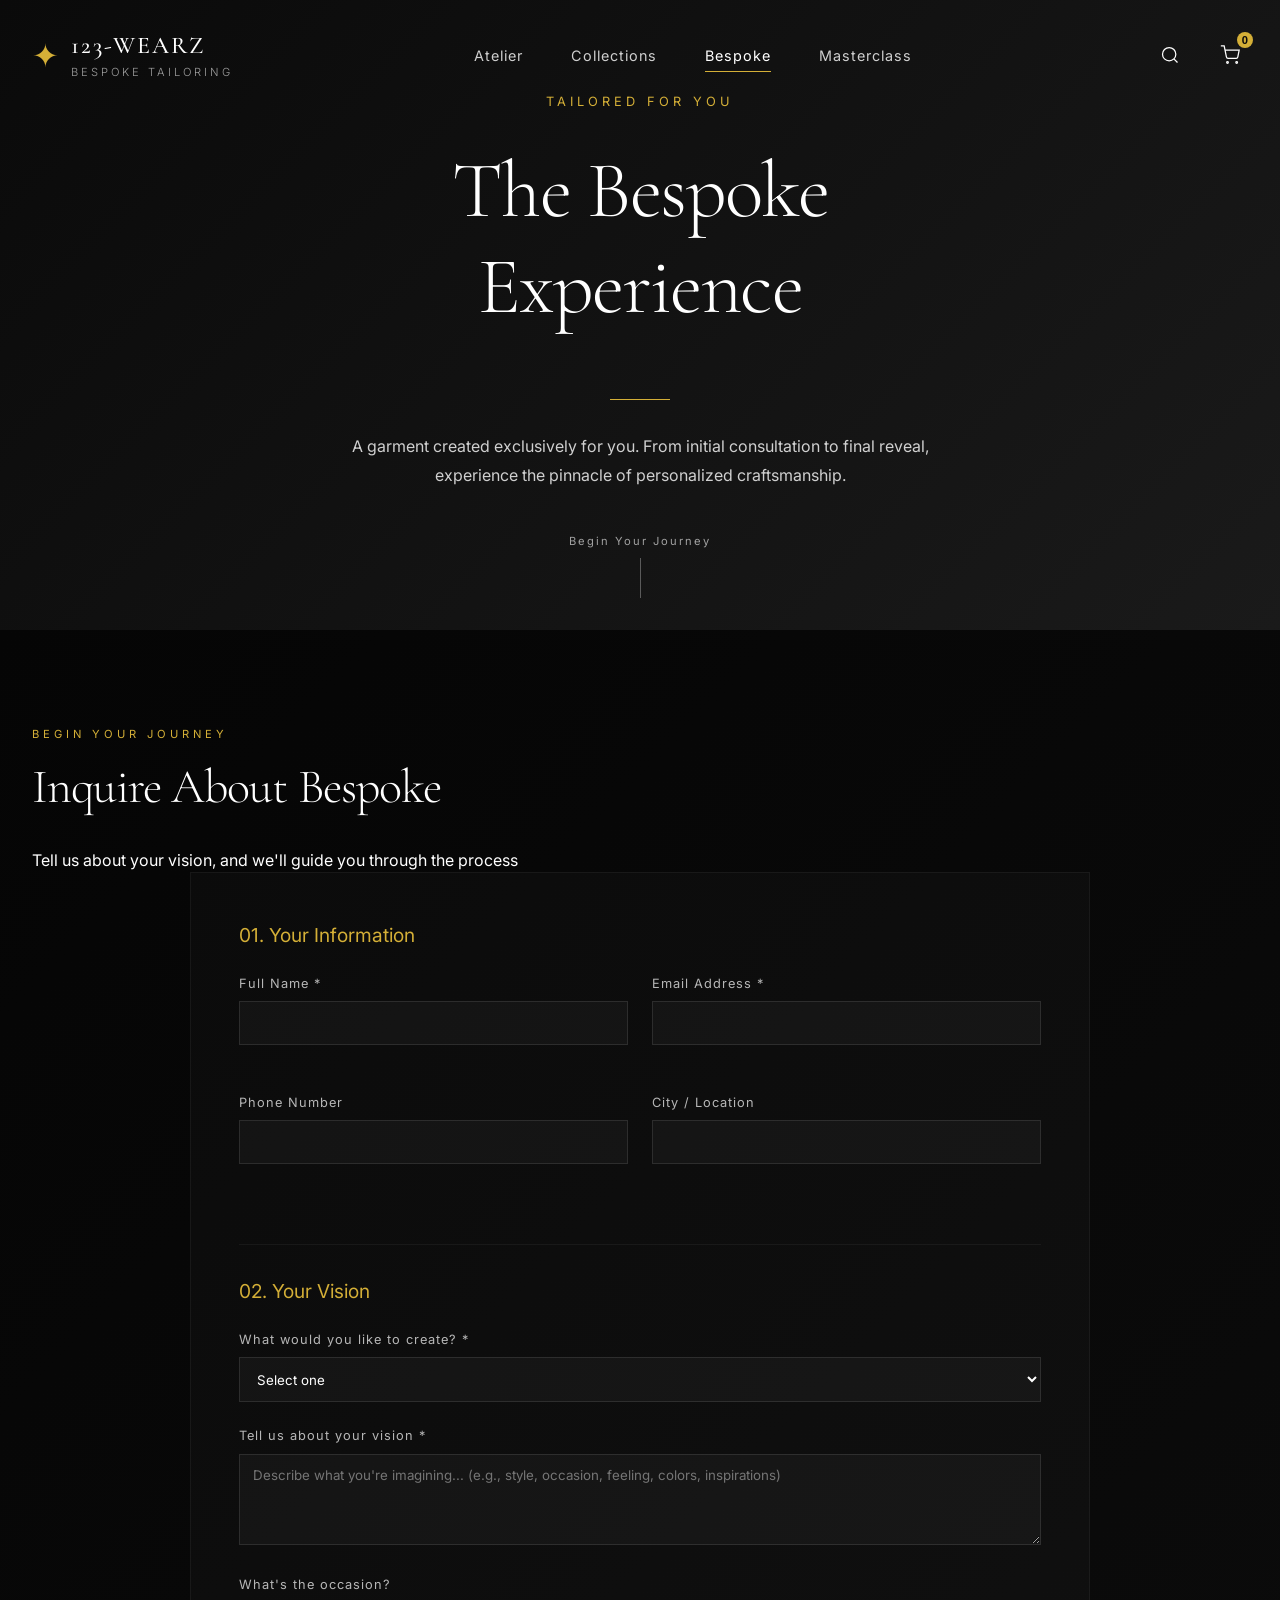
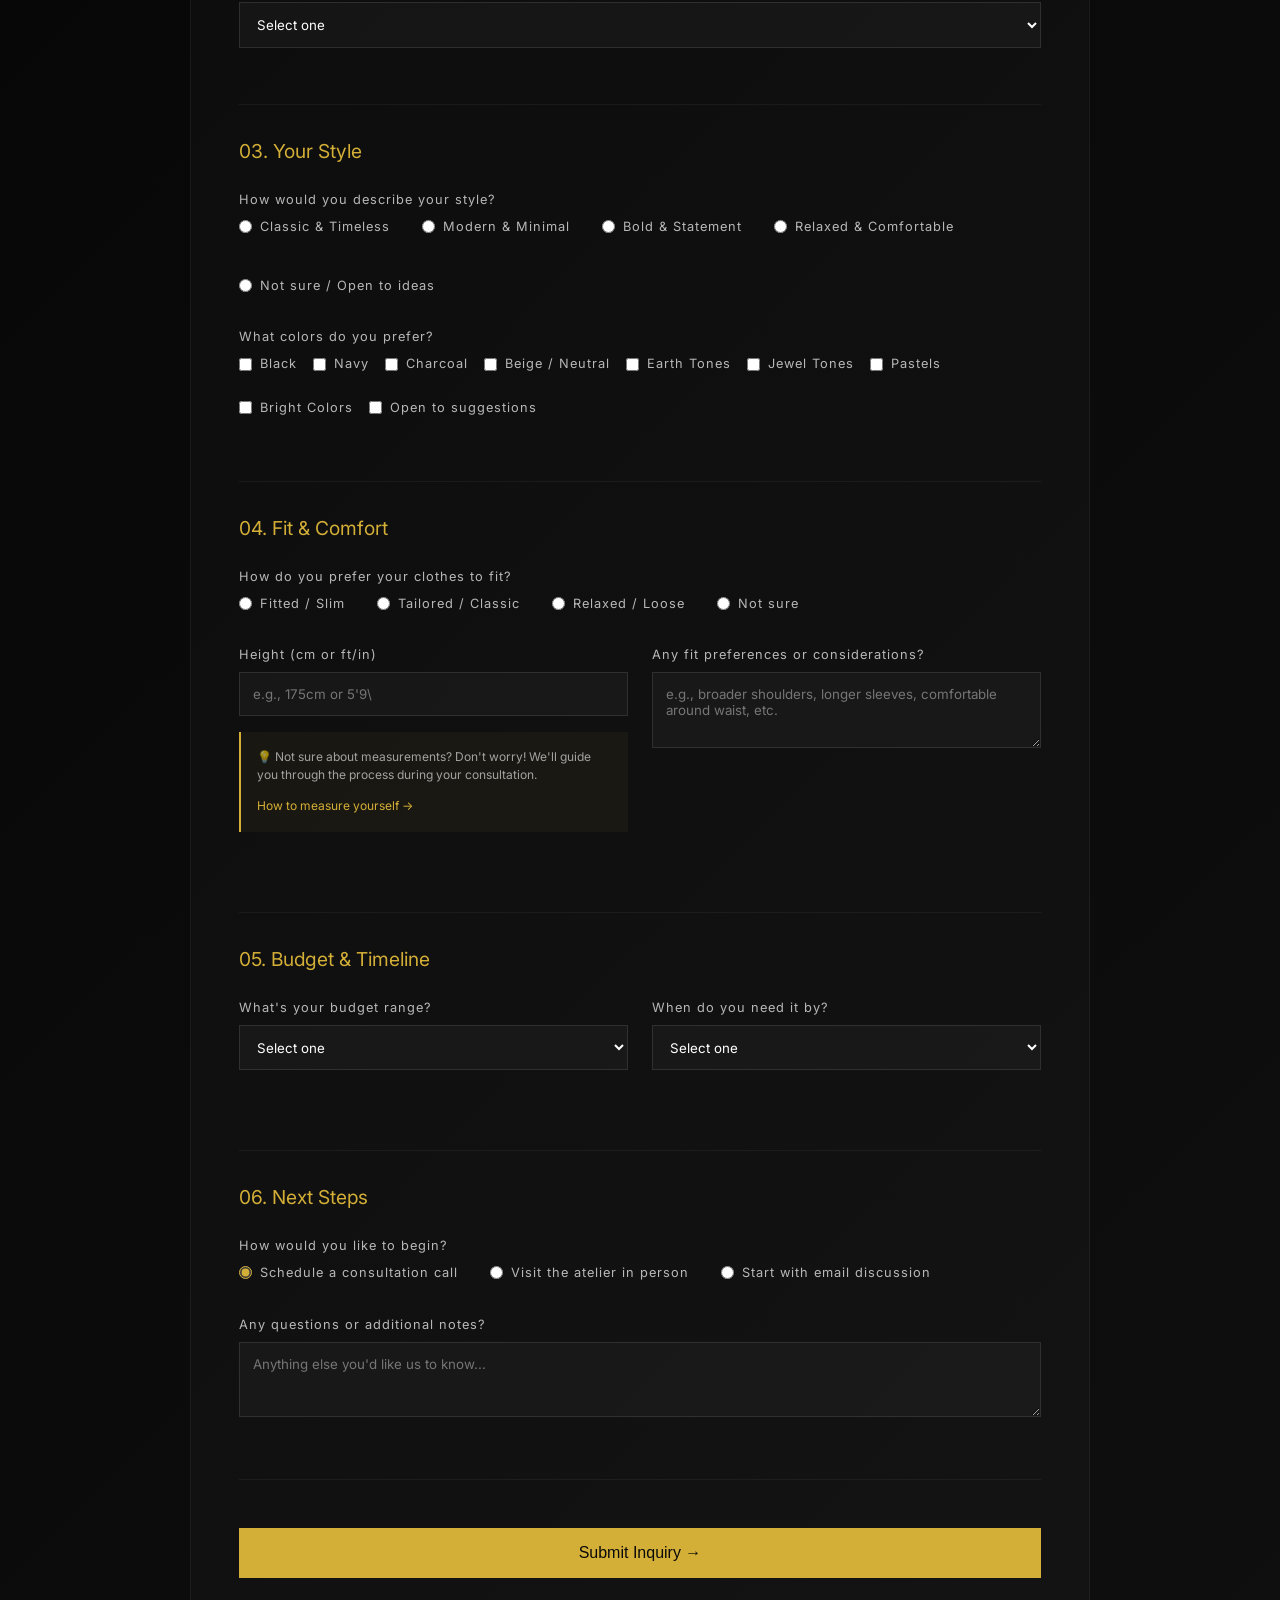
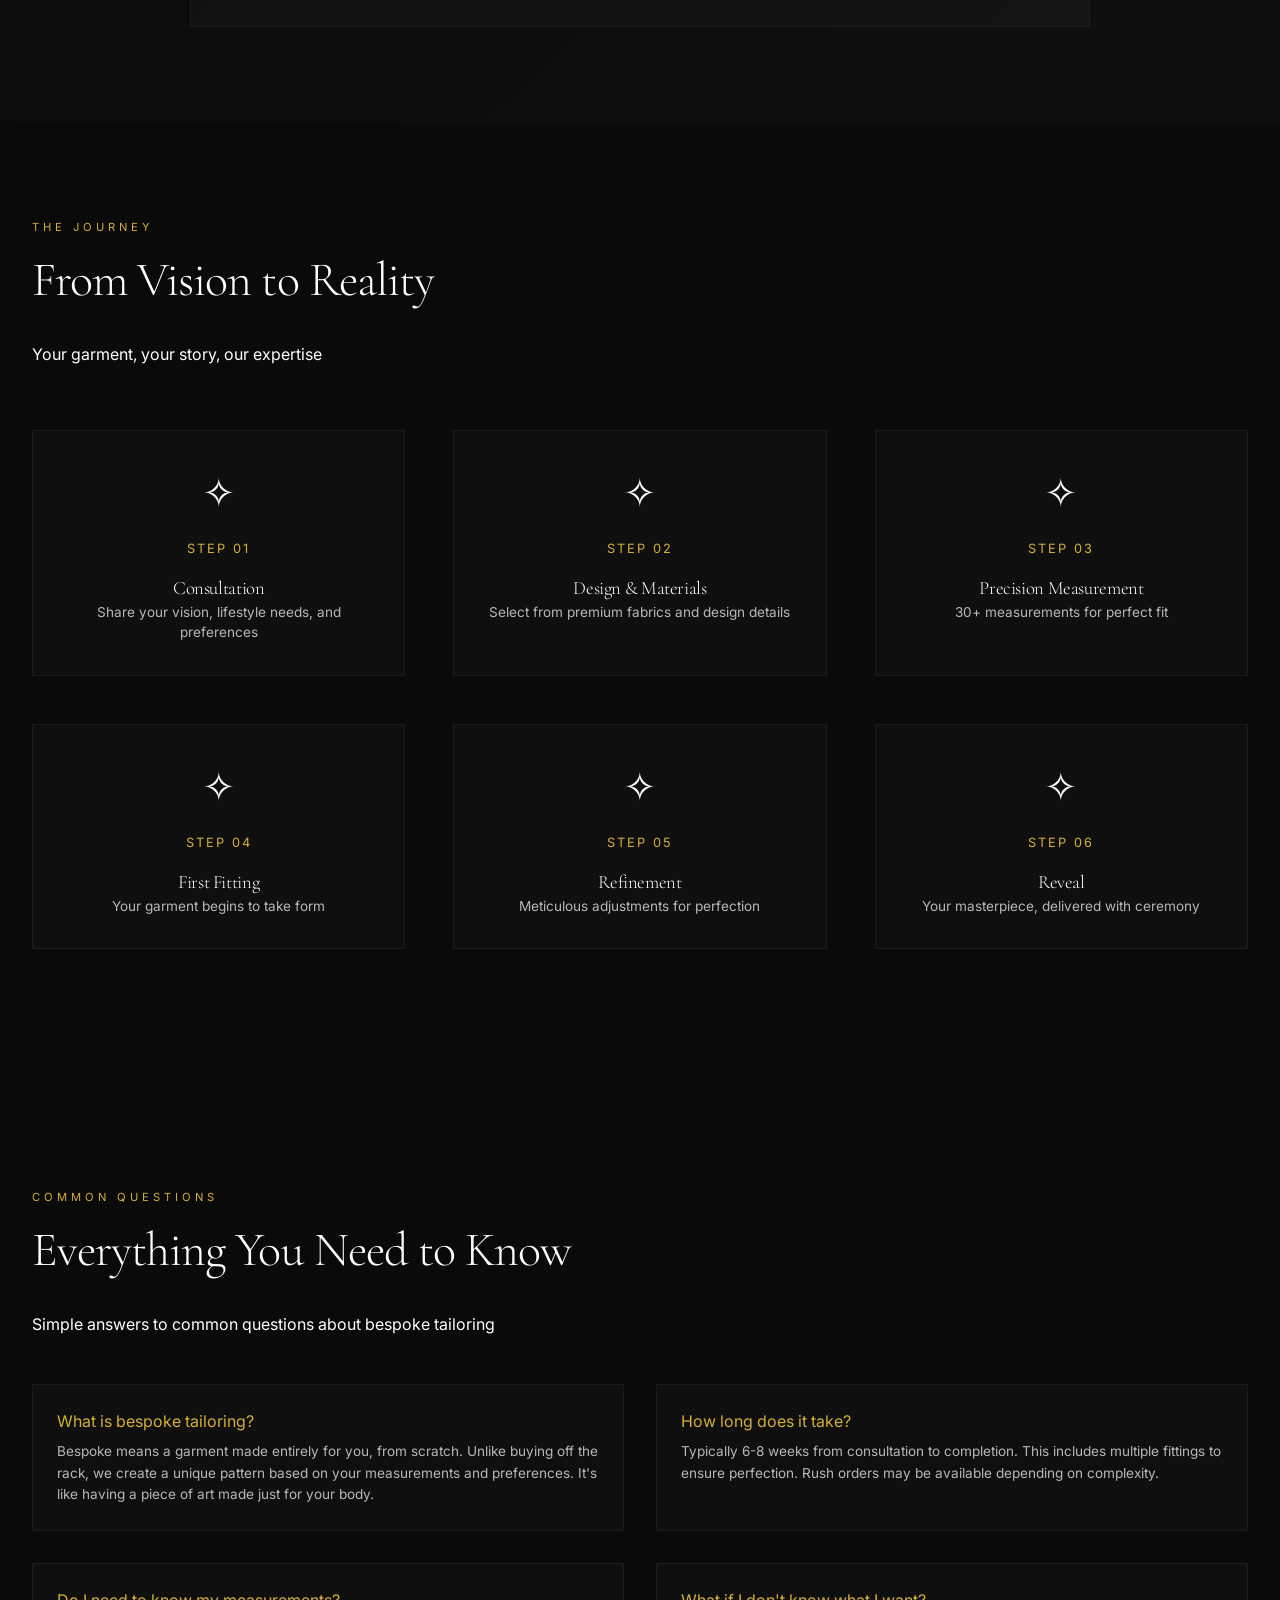
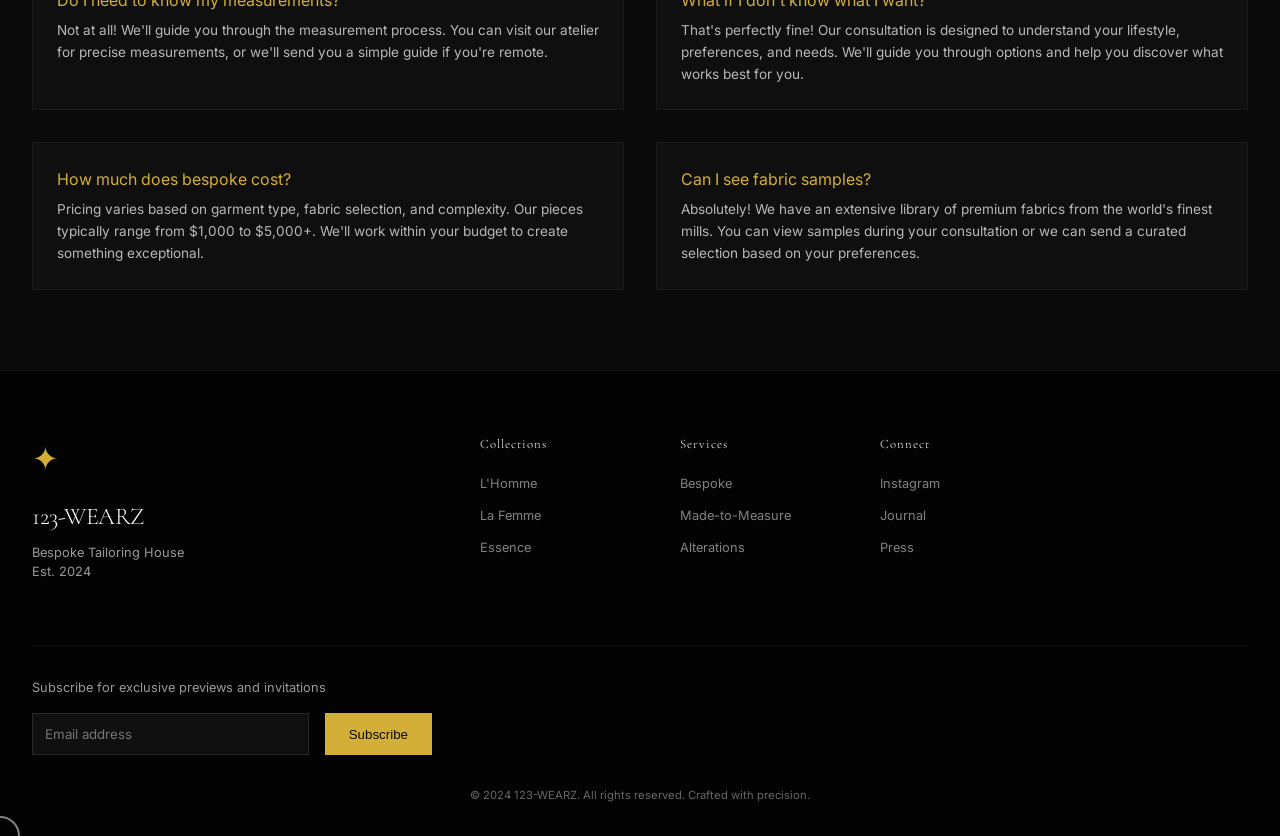
<file: bespoke.html>
<!DOCTYPE html>
<html lang="en">
<head>
    <meta charset="UTF-8">
    <meta name="viewport" content="width=device-width, initial-scale=1.0, viewport-fit=cover">
    <title>Bespoke | 123-WEARZ Atelier</title>
    <link rel="preconnect" href="https://fonts.googleapis.com">
    <link rel="preconnect" href="https://fonts.gstatic.com" crossorigin>
    <link href="https://fonts.googleapis.com/css2?family=Cormorant+Garamond:ital,wght@0,300;0,400;0,500;0,600;0,700;1,300;1,400&family=Inter:wght@100;200;300;400;500;600;700;800&display=swap" rel="stylesheet">
    <link rel="stylesheet" href="css/luxury.css">
    <style>
        /* Bespoke Page Specific Styles */
        .bespoke-hero {
            height: 70vh;
            background: linear-gradient(135deg, #0a0a0a 0%, #1a1a1a 100%);
            position: relative;
        }
        
        .process-bespoke {
            padding: 6rem 0;
            background: #0a0a0a;
        }
        
        .process-steps-bespoke {
            display: grid;
            grid-template-columns: repeat(3, 1fr);
            gap: 3rem;
            margin: 4rem 0;
        }
        
        .step-bespoke {
            text-align: center;
            padding: 2rem;
            background: rgba(255, 255, 255, 0.02);
            border: 1px solid rgba(255, 255, 255, 0.05);
            transition: all 0.3s ease;
        }
        
        .step-bespoke:hover {
            border-color: rgba(212, 175, 55, 0.3);
            transform: translateY(-5px);
        }
        
        .step-icon {
            font-size: 2.5rem;
            margin-bottom: 1rem;
        }
        
        .step-number-bespoke {
            font-size: 0.8rem;
            color: #d4af37;
            margin-bottom: 1rem;
            letter-spacing: 2px;
        }
        
        /* Advanced Simple Form - Luxury Style */
        .bespoke-form-section {
            padding: 6rem 0;
            background: linear-gradient(135deg, #050505 0%, #0f0f0f 100%);
        }
        
        .form-container-luxury {
            max-width: 900px;
            margin: 0 auto;
            background: rgba(255, 255, 255, 0.02);
            border: 1px solid rgba(255, 255, 255, 0.05);
            padding: 3rem;
        }
        
        .form-step {
            margin-bottom: 2rem;
            padding-bottom: 2rem;
            border-bottom: 1px solid rgba(255, 255, 255, 0.05);
        }
        
        .form-step:last-child {
            border-bottom: none;
        }
        
        .form-step-title {
            font-size: 1.2rem;
            margin-bottom: 1.5rem;
            color: #d4af37;
            font-weight: 400;
        }
        
        .form-row-luxury {
            display: grid;
            grid-template-columns: repeat(2, 1fr);
            gap: 1.5rem;
            margin-bottom: 1.5rem;
        }
        
        .form-group-luxury {
            margin-bottom: 1.5rem;
        }
        
        .form-group-luxury label {
            display: block;
            margin-bottom: 0.5rem;
            font-size: 0.8rem;
            color: rgba(255, 255, 255, 0.7);
            letter-spacing: 1px;
        }
        
        .form-group-luxury input,
        .form-group-luxury select,
        .form-group-luxury textarea {
            width: 100%;
            padding: 0.8rem;
            background: rgba(255, 255, 255, 0.03);
            border: 1px solid rgba(255, 255, 255, 0.1);
            color: white;
            font-family: 'Inter', sans-serif;
            transition: all 0.3s ease;
        }
        
        .form-group-luxury input:focus,
        .form-group-luxury select:focus,
        .form-group-luxury textarea:focus {
            outline: none;
            border-color: #d4af37;
            background: rgba(255, 255, 255, 0.05);
        }
        
        .form-group-luxury select option {
            background: #0a0a0a;
        }
        
        .radio-group-luxury {
            display: flex;
            gap: 2rem;
            flex-wrap: wrap;
        }
        
        .radio-group-luxury label {
            display: flex;
            align-items: center;
            gap: 0.5rem;
            cursor: pointer;
        }
        
        .radio-group-luxury input[type="radio"] {
            width: auto;
            accent-color: #d4af37;
        }
        
        .checkbox-group-luxury {
            display: flex;
            flex-wrap: wrap;
            gap: 1rem;
        }
        
        .checkbox-group-luxury label {
            display: flex;
            align-items: center;
            gap: 0.5rem;
            cursor: pointer;
        }
        
        .checkbox-group-luxury input[type="checkbox"] {
            width: auto;
            accent-color: #d4af37;
        }
        
        .measurement-guide {
            background: rgba(212, 175, 55, 0.05);
            padding: 1rem;
            margin-top: 1rem;
            border-left: 2px solid #d4af37;
        }
        
        .measurement-guide p {
            font-size: 0.75rem;
            color: rgba(255, 255, 255, 0.6);
            margin-bottom: 0.5rem;
        }
        
        .measurement-guide a {
            color: #d4af37;
            text-decoration: none;
            font-size: 0.75rem;
        }
        
        .btn-submit-luxury {
            width: 100%;
            padding: 1rem;
            background: #d4af37;
            color: #0a0a0a;
            border: none;
            font-size: 1rem;
            font-weight: 500;
            cursor: pointer;
            transition: all 0.3s ease;
            margin-top: 1rem;
        }
        
        .btn-submit-luxury:hover {
            background: white;
            transform: translateY(-2px);
        }
        
        .form-message-luxury {
            margin-top: 1.5rem;
            padding: 1rem;
            text-align: center;
            display: none;
        }
        
        .form-message-luxury.success {
            background: rgba(212, 175, 55, 0.1);
            border: 1px solid #d4af37;
            color: #d4af37;
        }
        
        .form-message-luxury.error {
            background: rgba(255, 0, 0, 0.1);
            border: 1px solid #ff4444;
            color: #ff4444;
        }
        
        @media (max-width: 768px) {
            .form-row-luxury {
                grid-template-columns: 1fr;
                gap: 0;
            }
            
            .process-steps-bespoke {
                grid-template-columns: 1fr;
                gap: 1.5rem;
            }
            
            .form-container-luxury {
                padding: 1.5rem;
            }
            
            .radio-group-luxury {
                flex-direction: column;
                gap: 0.5rem;
            }
        }
        
        .faq-section {
            padding: 5rem 0;
            background: #0a0a0a;
        }
        
        .faq-grid {
            display: grid;
            grid-template-columns: repeat(2, 1fr);
            gap: 2rem;
            margin-top: 3rem;
        }
        
        .faq-item {
            padding: 1.5rem;
            background: rgba(255, 255, 255, 0.02);
            border: 1px solid rgba(255, 255, 255, 0.05);
        }
        
        .faq-question {
            font-size: 1rem;
            margin-bottom: 0.5rem;
            color: #d4af37;
        }
        
        .faq-answer {
            font-size: 0.85rem;
            color: rgba(255, 255, 255, 0.7);
            line-height: 1.6;
        }
        
        @media (max-width: 768px) {
            .faq-grid {
                grid-template-columns: 1fr;
            }
        }
    </style>
</head>
<body>
    <!-- Navigation -->
    <nav class="nav-premium">
        <div class="nav-container">
            <div class="logo-area">
                <div class="logo-icon">✦</div>
                <div class="logo-text">
                    <span class="logo-main">123-WEARZ</span>
                    <span class="logo-sub">BESPOKE TAILORING</span>
                </div>
            </div>
            
            <div class="nav-links">
                <a href="index.html" class="nav-link">Atelier</a>
                <a href="collections.html" class="nav-link">Collections</a>
                <a href="bespoke.html" class="nav-link active">Bespoke</a>
                <a href="workshops.html" class="nav-link">Masterclass</a>
            </div>
            
            <div class="nav-actions">
                <button class="icon-btn" id="searchBtn">
                    <svg width="20" height="20" viewBox="0 0 24 24" fill="none" stroke="currentColor" stroke-width="1.5">
                        <circle cx="11" cy="11" r="8"/>
                        <line x1="21" y1="21" x2="16.65" y2="16.65"/>
                    </svg>
                </button>
                <button class="icon-btn cart-btn" id="cartBtn">
                    <svg width="20" height="20" viewBox="0 0 24 24" fill="none" stroke="currentColor" stroke-width="1.5">
                        <circle cx="9" cy="21" r="1"/>
                        <circle cx="20" cy="21" r="1"/>
                        <path d="M1 1h4l2.68 13.39a2 2 0 0 0 2 1.61h9.72a2 2 0 0 0 2-1.61L23 6H6"/>
                    </svg>
                    <span class="cart-count">0</span>
                </button>
                <button class="menu-toggle" id="menuToggle">
                    <span></span>
                    <span></span>
                    <span></span>
                </button>
            </div>
        </div>
    </nav>

    <!-- Bespoke Hero -->
    <section class="bespoke-hero">
        <div class="hero-content">
            <div class="hero-badge">TAILORED FOR YOU</div>
            <h1 class="hero-title">
                <span class="title-line">The Bespoke</span>
                <span class="title-line">Experience</span>
            </h1>
            <div class="hero-divider"></div>
            <p class="hero-description">
                A garment created exclusively for you. From initial consultation to final reveal,<br>
                experience the pinnacle of personalized craftsmanship.
            </p>
        </div>
        <div class="hero-scroll">
            <span>Begin Your Journey</span>
            <div class="scroll-line"></div>
        </div>
    </section>

    <!-- Bespoke Inquiry Form - Advanced but Simple -->
    <section class="bespoke-form-section">
        <div class="container">
            <div class="section-header">
                <div class="section-label">BEGIN YOUR JOURNEY</div>
                <h2 class="section-title-luxury">Inquire About Bespoke</h2>
                <p class="section-subtitle">Tell us about your vision, and we'll guide you through the process</p>
                <p class="section subtitle"></p>
            </div>
            
            <div class="form-container-luxury">
                <form id="bespokeForm">
                    <!-- Step 1: Personal Information -->
                    <div class="form-step">
                        <div class="form-step-title">01. Your Information</div>
                        <div class="form-row-luxury">
                            <div class="form-group-luxury">
                                <label>Full Name *</label>
                                <input type="text" id="fullName" required>
                            </div>
                            <div class="form-group-luxury">
                                <label>Email Address *</label>
                                <input type="email" id="email" required>
                            </div>
                        </div>
                        <div class="form-row-luxury">
                            <div class="form-group-luxury">
                                <label>Phone Number</label>
                                <input type="tel" id="phone">
                            </div>
                            <div class="form-group-luxury">
                                <label>City / Location</label>
                                <input type="text" id="location">
                            </div>
                        </div>
                    </div>
                    
                    <!-- Step 2: What You Want -->
                    <div class="form-step">
                        <div class="form-step-title">02. Your Vision</div>
                        <div class="form-group-luxury">
                            <label>What would you like to create? *</label>
                            <select id="garmentType" required>
                                <option value="">Select one</option>
                                <option value="suit">Suit / Blazer Set</option>
                                <option value="jacket">Jacket / Coat</option>
                                <option value="dress">Dress / Gown</option>
                                <option value="shirt">Shirt / Blouse</option>
                                <option value="pants">Pants / Trousers</option>
                                <option value="full-outfit">Full Outfit</option>
                                <option value="other">Something else</option>
                            </select>
                        </div>
                        <div class="form-group-luxury">
                            <label>Tell us about your vision *</label>
                            <textarea id="vision" rows="4" placeholder="Describe what you're imagining... (e.g., style, occasion, feeling, colors, inspirations)" required></textarea>
                        </div>
                        <div class="form-group-luxury">
                            <label>What's the occasion?</label>
                            <select id="occasion">
                                <option value="">Select one</option>
                                <option value="wedding">Wedding / Special Event</option>
                                <option value="business">Business / Professional</option>
                                <option value="casual">Everyday / Casual</option>
                                <option value="evening">Evening / Formal</option>
                                <option value="other">Not sure / Other</option>
                            </select>
                        </div>
                    </div>
                    
                    <!-- Step 3: Style Preferences (Simple Language) -->
                    <div class="form-step">
                        <div class="form-step-title">03. Your Style</div>
                        <div class="form-group-luxury">
                            <label>How would you describe your style?</label>
                            <div class="radio-group-luxury">
                                <label><input type="radio" name="style" value="classic"> Classic & Timeless</label>
                                <label><input type="radio" name="style" value="modern"> Modern & Minimal</label>
                                <label><input type="radio" name="style" value="bold"> Bold & Statement</label>
                                <label><input type="radio" name="style" value="relaxed"> Relaxed & Comfortable</label>
                                <label><input type="radio" name="style" value="not-sure"> Not sure / Open to ideas</label>
                            </div>
                        </div>
                        <div class="form-group-luxury">
                            <label>What colors do you prefer?</label>
                            <div class="checkbox-group-luxury">
                                <label><input type="checkbox" value="black"> Black</label>
                                <label><input type="checkbox" value="navy"> Navy</label>
                                <label><input type="checkbox" value="charcoal"> Charcoal</label>
                                <label><input type="checkbox" value="beige"> Beige / Neutral</label>
                                <label><input type="checkbox" value="earth"> Earth Tones</label>
                                <label><input type="checkbox" value="jewel"> Jewel Tones</label>
                                <label><input type="checkbox" value="pastel"> Pastels</label>
                                <label><input type="checkbox" value="bright"> Bright Colors</label>
                                <label><input type="checkbox" value="open"> Open to suggestions</label>
                            </div>
                        </div>
                    </div>
                    
                    <!-- Step 4: Fit & Comfort (Simple Language) -->
                    <div class="form-step">
                        <div class="form-step-title">04. Fit & Comfort</div>
                        <div class="form-group-luxury">
                            <label>How do you prefer your clothes to fit?</label>
                            <div class="radio-group-luxury">
                                <label><input type="radio" name="fit" value="slim"> Fitted / Slim</label>
                                <label><input type="radio" name="fit" value="tailored"> Tailored / Classic</label>
                                <label><input type="radio" name="fit" value="relaxed"> Relaxed / Loose</label>
                                <label><input type="radio" name="fit" value="not-sure"> Not sure</label>
                            </div>
                        </div>
                        <div class="form-row-luxury">
                            <div class="form-group-luxury">
                                <label>Height (cm or ft/in)</label>
                                <input type="text" id="height" placeholder="e.g., 175cm or 5'9\"">
                                <div class="measurement-guide">
                                    <p>💡 Not sure about measurements? Don't worry! We'll guide you through the process during your consultation.</p>
                                    <a href="#">How to measure yourself →</a>
                                </div>
                            </div>
                            <div class="form-group-luxury">
                                <label>Any fit preferences or considerations?</label>
                                <textarea id="fitNotes" rows="3" placeholder="e.g., broader shoulders, longer sleeves, comfortable around waist, etc."></textarea>
                            </div>
                        </div>
                    </div>
                    
                    <!-- Step 5: Budget & Timeline -->
                    <div class="form-step">
                        <div class="form-step-title">05. Budget & Timeline</div>
                        <div class="form-row-luxury">
                            <div class="form-group-luxury">
                                <label>What's your budget range?</label>
                                <select id="budget">
                                    <option value="">Select one</option>
                                    <option value="500-1000">$500 - $1,000</option>
                                    <option value="1000-2000">$1,000 - $2,000</option>
                                    <option value="2000-3000">$2,000 - $3,000</option>
                                    <option value="3000-5000">$3,000 - $5,000</option>
                                    <option value="5000+">$5,000+</option>
                                    <option value="flexible">Flexible / Open to discussion</option>
                                </select>
                            </div>
                            <div class="form-group-luxury">
                                <label>When do you need it by?</label>
                                <select id="timeline">
                                    <option value="">Select one</option>
                                    <option value="asap">As soon as possible</option>
                                    <option value="1month">Within 1 month</option>
                                    <option value="2months">Within 2 months</option>
                                    <option value="3months">Within 3 months</option>
                                    <option value="flexible">Flexible / No rush</option>
                                </select>
                            </div>
                        </div>
                    </div>
                    
                    <!-- Step 6: How You Want to Proceed -->
                    <div class="form-step">
                        <div class="form-step-title">06. Next Steps</div>
                        <div class="form-group-luxury">
                            <label>How would you like to begin?</label>
                            <div class="radio-group-luxury">
                                <label><input type="radio" name="nextStep" value="consultation" checked> Schedule a consultation call</label>
                                <label><input type="radio" name="nextStep" value="atelier"> Visit the atelier in person</label>
                                <label><input type="radio" name="nextStep" value="email"> Start with email discussion</label>
                            </div>
                        </div>
                        <div class="form-group-luxury">
                            <label>Any questions or additional notes?</label>
                            <textarea id="notes" rows="3" placeholder="Anything else you'd like us to know..."></textarea>
                        </div>
                    </div>
                    
                    <button type="submit" class="btn-submit-luxury">Submit Inquiry →</button>
                    <div id="formMessage" class="form-message-luxury"></div>
                </form>
            </div>
        </div>
    </section>

        <!-- Process Overview -->
    <section class="process-bespoke">
        <div class="container">
            <div class="section-header">
                <div class="section-label">THE JOURNEY</div>
                <h2 class="section-title-luxury">From Vision to Reality</h2>
                <p class="section-subtitle">Your garment, your story, our expertise</p>
            </div>
            
            <div class="process-steps-bespoke">
                <div class="step-bespoke">
                    <div class="step-icon">✧</div>
                    <div class="step-number-bespoke">STEP 01</div>
                    <h3>Consultation</h3>
                    <p style="color: rgba(255,255,255,0.7); font-size: 0.85rem;">Share your vision, lifestyle needs, and preferences</p>
                </div>
                <div class="step-bespoke">
                    <div class="step-icon">✧</div>
                    <div class="step-number-bespoke">STEP 02</div>
                    <h3>Design & Materials</h3>
                    <p style="color: rgba(255,255,255,0.7); font-size: 0.85rem;">Select from premium fabrics and design details</p>
                </div>
                <div class="step-bespoke">
                    <div class="step-icon">✧</div>
                    <div class="step-number-bespoke">STEP 03</div>
                    <h3>Precision Measurement</h3>
                    <p style="color: rgba(255,255,255,0.7); font-size: 0.85rem;">30+ measurements for perfect fit</p>
                </div>
                <div class="step-bespoke">
                    <div class="step-icon">✧</div>
                    <div class="step-number-bespoke">STEP 04</div>
                    <h3>First Fitting</h3>
                    <p style="color: rgba(255,255,255,0.7); font-size: 0.85rem;">Your garment begins to take form</p>
                </div>
                <div class="step-bespoke">
                    <div class="step-icon">✧</div>
                    <div class="step-number-bespoke">STEP 05</div>
                    <h3>Refinement</h3>
                    <p style="color: rgba(255,255,255,0.7); font-size: 0.85rem;">Meticulous adjustments for perfection</p>
                </div>
                <div class="step-bespoke">
                    <div class="step-icon">✧</div>
                    <div class="step-number-bespoke">STEP 06</div>
                    <h3>Reveal</h3>
                    <p style="color: rgba(255,255,255,0.7); font-size: 0.85rem;">Your masterpiece, delivered with ceremony</p>
                </div>
            </div>
        </div>
    </section>
    
    <!-- Frequently Asked Questions (Simple Answers) -->
    <section class="faq-section">
        <div class="container">
            <div class="section-header">
                <div class="section-label">COMMON QUESTIONS</div>
                <h2 class="section-title-luxury">Everything You Need to Know</h2>
                <p class="section-subtitle">Simple answers to common questions about bespoke tailoring</p>
            </div>
            
            <div class="faq-grid">
                <div class="faq-item">
                    <div class="faq-question">What is bespoke tailoring?</div>
                    <div class="faq-answer">Bespoke means a garment made entirely for you, from scratch. Unlike buying off the rack, we create a unique pattern based on your measurements and preferences. It's like having a piece of art made just for your body.</div>
                </div>
                <div class="faq-item">
                    <div class="faq-question">How long does it take?</div>
                    <div class="faq-answer">Typically 6-8 weeks from consultation to completion. This includes multiple fittings to ensure perfection. Rush orders may be available depending on complexity.</div>
                </div>
                <div class="faq-item">
                    <div class="faq-question">Do I need to know my measurements?</div>
                    <div class="faq-answer">Not at all! We'll guide you through the measurement process. You can visit our atelier for precise measurements, or we'll send you a simple guide if you're remote.</div>
                </div>
                <div class="faq-item">
                    <div class="faq-question">What if I don't know what I want?</div>
                    <div class="faq-answer">That's perfectly fine! Our consultation is designed to understand your lifestyle, preferences, and needs. We'll guide you through options and help you discover what works best for you.</div>
                </div>
                <div class="faq-item">
                    <div class="faq-question">How much does bespoke cost?</div>
                    <div class="faq-answer">Pricing varies based on garment type, fabric selection, and complexity. Our pieces typically range from $1,000 to $5,000+. We'll work within your budget to create something exceptional.</div>
                </div>
                <div class="faq-item">
                    <div class="faq-question">Can I see fabric samples?</div>
                    <div class="faq-answer">Absolutely! We have an extensive library of premium fabrics from the world's finest mills. You can view samples during your consultation or we can send a curated selection based on your preferences.</div>
                </div>
            </div>
        </div>
    </section>
    
    <!-- Footer -->
    <footer class="footer-luxury">
        <div class="container">
            <div class="footer-grid">
                <div class="footer-brand">
                    <div class="logo-icon">✦</div>
                    <h3>123-WEARZ</h3>
                    <p>Bespoke Tailoring House<br>Est. 2024</p>
                </div>
                
                <div class="footer-links">
                    <div class="footer-column">
                        <h4>Collections</h4>
                        <ul>
                            <li><a href="collections.html">L'Homme</a></li>
                            <li><a href="collections.html">La Femme</a></li>
                            <li><a href="collections.html">Essence</a></li>
                        </ul>
                    </div>
                    
                    <div class="footer-column">
                        <h4>Services</h4>
                        <ul>
                            <li><a href="bespoke.html">Bespoke</a></li>
                            <li><a href="#">Made-to-Measure</a></li>
                            <li><a href="#">Alterations</a></li>
                        </ul>
                    </div>
                    
                    <div class="footer-column">
                        <h4>Connect</h4>
                        <ul>
                            <li><a href="#">Instagram</a></li>
                            <li><a href="#">Journal</a></li>
                            <li><a href="#">Press</a></li>
                        </ul>
                    </div>
                </div>
            </div>
            
            <div class="footer-bottom">
                <div class="footer-newsletter">
                    <p>Subscribe for exclusive previews and invitations</p>
                    <form id="newsletterForm">
                        <input type="email" placeholder="Email address">
                        <button type="submit">Subscribe</button>
                    </form>
                </div>
                <div class="footer-copyright">
                    <p>© 2024 123-WEARZ. All rights reserved. Crafted with precision.</p>
                </div>
            </div>
        </div>
    </footer>

    <script src="js/luxury.js"></script>
    <script>
        // Bespoke Form Handler
        const bespokeForm = document.getElementById('bespokeForm');
        if (bespokeForm) {
            bespokeForm.addEventListener('submit', (e) => {
                e.preventDefault();
                
                // Collect form data
                const formData = {
                    fullName: document.getElementById('fullName')?.value,
                    email: document.getElementById('email')?.value,
                    phone: document.getElementById('phone')?.value,
                    location: document.getElementById('location')?.value,
                    garmentType: document.getElementById('garmentType')?.value,
                    vision: document.getElementById('vision')?.value,
                    occasion: document.getElementById('occasion')?.value,
                    style: document.querySelector('input[name="style"]:checked')?.value,
                    colors: Array.from(document.querySelectorAll('input[type="checkbox"]:checked')).map(cb => cb.value),
                    fit: document.querySelector('input[name="fit"]:checked')?.value,
                    height: document.getElementById('height')?.value,
                    fitNotes: document.getElementById('fitNotes')?.value,
                    budget: document.getElementById('budget')?.value,
                    timeline: document.getElementById('timeline')?.value,
                    nextStep: document.querySelector('input[name="nextStep"]:checked')?.value,
                    notes: document.getElementById('notes')?.value,
                    date: new Date().toISOString()
                };
                
                // Validate required fields
                if (!formData.fullName || !formData.email || !formData.garmentType || !formData.vision) {
                    showFormMessage('Please fill in all required fields (*)', 'error');
                    return;
                }
                
                // Store in localStorage for demo
                const inquiries = JSON.parse(localStorage.getItem('bespokeInquiries')) || [];
                inquiries.push(formData);
                localStorage.setItem('bespokeInquiries', JSON.stringify(inquiries));
                
                // Show success message
                showFormMessage('Thank you! Our team will contact you within 24 hours to begin your bespoke journey.', 'success');
                
                // Reset form
                bespokeForm.reset();
                
                // Scroll to message
                document.getElementById('formMessage').scrollIntoView({ behavior: 'smooth', block: 'center' });
            });
        }
        
        function showFormMessage(message, type) {
            const messageDiv = document.getElementById('formMessage');
            if (messageDiv) {
                messageDiv.textContent = message;
                messageDiv.className = `form-message-luxury ${type}`;
                messageDiv.style.display = 'block';
                
                setTimeout(() => {
                    messageDiv.style.display = 'none';
                }, 5000);
            }
        }
    </script>
</body>
</html>
</file>
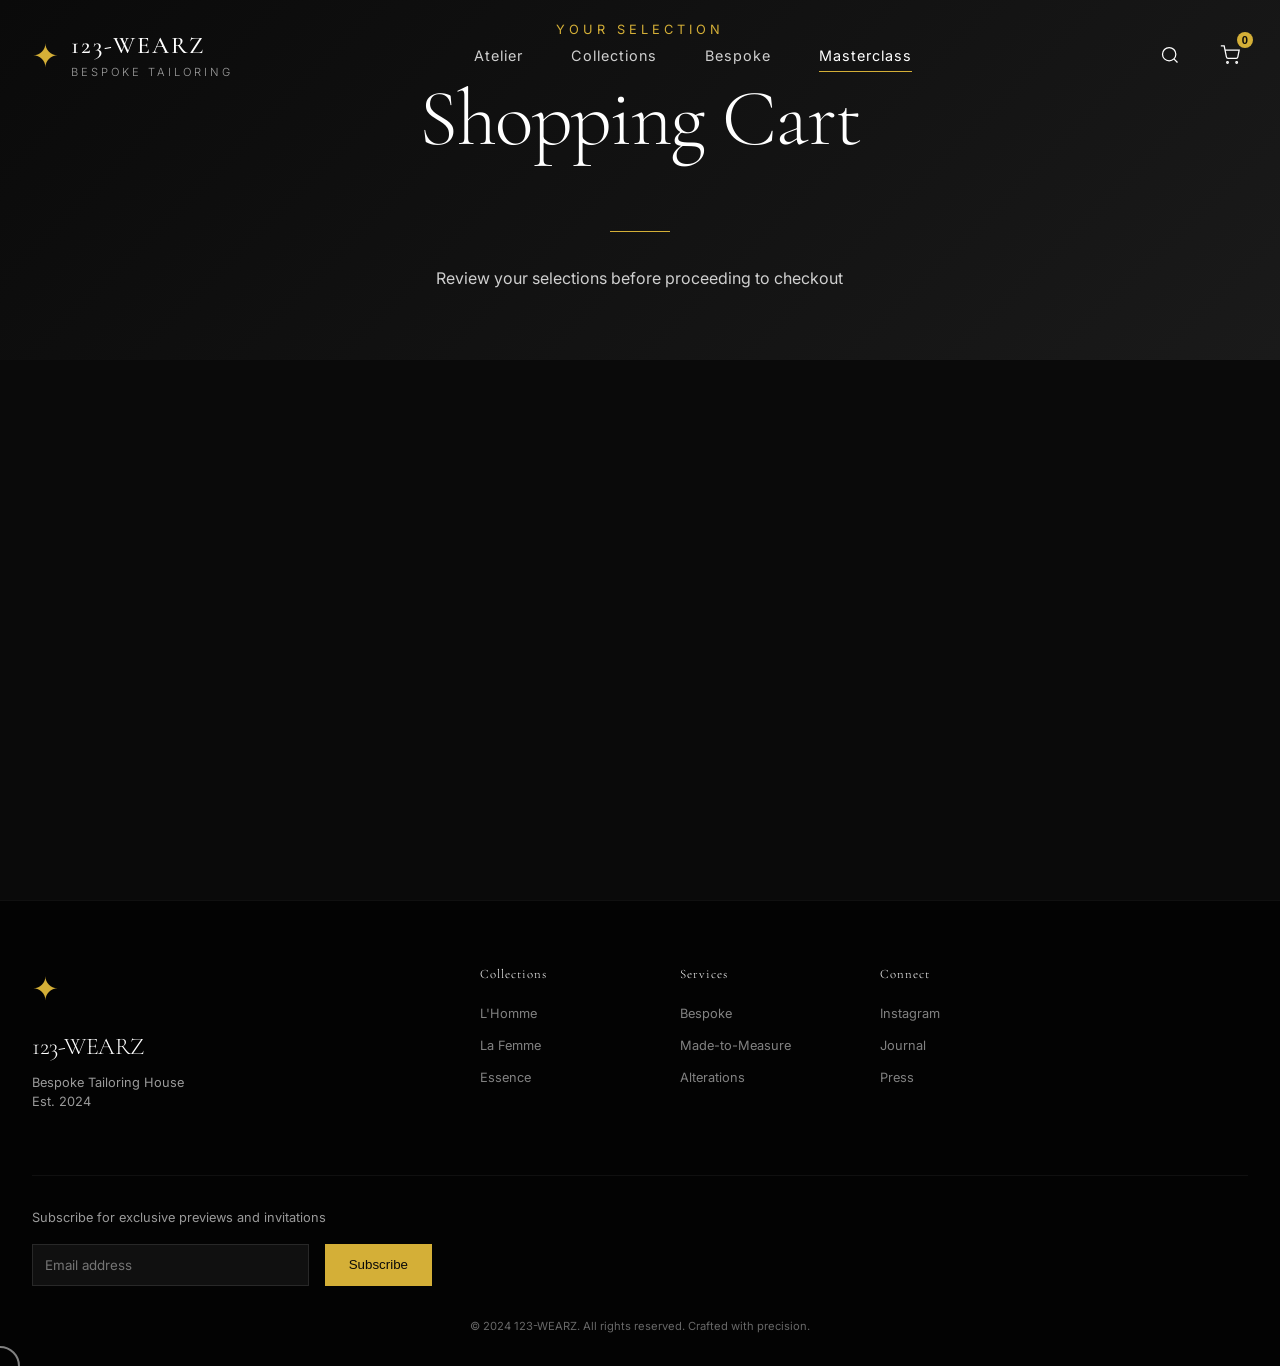
<file: cart.html>
<!DOCTYPE html>
<html lang="en">
<head>
    <meta charset="UTF-8">
    <meta name="viewport" content="width=device-width, initial-scale=1.0, viewport-fit=cover">
    <title>Shopping Cart | 123-WEARZ Atelier</title>
    <link rel="preconnect" href="https://fonts.googleapis.com">
    <link rel="preconnect" href="https://fonts.gstatic.com" crossorigin>
    <link href="https://fonts.googleapis.com/css2?family=Cormorant+Garamond:ital,wght@0,300;0,400;0,500;0,600;0,700;1,300;1,400&family=Inter:wght@100;200;300;400;500;600;700;800&display=swap" rel="stylesheet">
    <link rel="stylesheet" href="css/luxury.css">
    <style>
        /* Cart Page Specific Styles */
        .cart-hero {
            height: 40vh;
            background: linear-gradient(135deg, #0a0a0a 0%, #1a1a1a 100%);
            position: relative;
            display: flex;
            align-items: center;
            justify-content: center;
            text-align: center;
        }
        
        .cart-container {
            padding: 5rem 0;
            background: #0a0a0a;
            min-height: 60vh;
        }
        
        .cart-layout {
            display: grid;
            grid-template-columns: 1fr 380px;
            gap: 3rem;
        }
        
        /* Cart Items */
        .cart-items {
            background: rgba(255, 255, 255, 0.02);
            border: 1px solid rgba(255, 255, 255, 0.05);
        }
        
        .cart-header {
            display: grid;
            grid-template-columns: 3fr 1fr 1fr 0.5fr;
            padding: 1.5rem;
            border-bottom: 1px solid rgba(255, 255, 255, 0.05);
            color: rgba(255, 255, 255, 0.6);
            font-size: 0.8rem;
            letter-spacing: 1px;
        }
        
        .cart-item {
            display: grid;
            grid-template-columns: 3fr 1fr 1fr 0.5fr;
            padding: 1.5rem;
            border-bottom: 1px solid rgba(255, 255, 255, 0.05);
            align-items: center;
            transition: background 0.3s ease;
        }
        
        .cart-item:hover {
            background: rgba(255, 255, 255, 0.03);
        }
        
        .cart-product {
            display: flex;
            gap: 1.5rem;
            align-items: center;
        }
        
        .cart-product-image {
            width: 80px;
            height: 100px;
            object-fit: cover;
            background: rgba(255, 255, 255, 0.05);
        }
        
        .cart-product-info h4 {
            font-size: 1rem;
            margin-bottom: 0.5rem;
            font-weight: 400;
        }
        
        .cart-product-info p {
            font-size: 0.7rem;
            color: rgba(255, 255, 255, 0.5);
            margin-bottom: 0.5rem;
        }
        
        .cart-product-size {
            font-size: 0.7rem;
            color: #d4af37;
            display: inline-block;
            border: 1px solid rgba(212, 175, 55, 0.3);
            padding: 0.2rem 0.5rem;
        }
        
        .cart-price {
            font-size: 0.9rem;
            font-weight: 500;
        }
        
        .cart-quantity {
            display: flex;
            align-items: center;
            gap: 0.5rem;
        }
        
        .quantity-btn {
            width: 30px;
            height: 30px;
            background: rgba(255, 255, 255, 0.05);
            border: 1px solid rgba(255, 255, 255, 0.1);
            color: white;
            cursor: pointer;
            transition: all 0.3s ease;
            font-size: 1rem;
        }
        
        .quantity-btn:hover {
            background: #d4af37;
            color: #0a0a0a;
            border-color: #d4af37;
        }
        
        .quantity-value {
            font-size: 0.9rem;
            min-width: 30px;
            text-align: center;
        }
        
        .cart-total {
            font-size: 1rem;
            font-weight: 500;
            color: #d4af37;
        }
        
        .remove-btn {
            background: transparent;
            border: none;
            color: rgba(255, 255, 255, 0.4);
            cursor: pointer;
            font-size: 1.2rem;
            transition: color 0.3s ease;
        }
        
        .remove-btn:hover {
            color: #ff4444;
        }
        
        /* Cart Summary */
        .cart-summary {
            background: rgba(255, 255, 255, 0.02);
            border: 1px solid rgba(255, 255, 255, 0.05);
            padding: 2rem;
            position: sticky;
            top: 100px;
            height: fit-content;
        }
        
        .summary-title {
            font-size: 1.2rem;
            margin-bottom: 1.5rem;
            padding-bottom: 1rem;
            border-bottom: 1px solid rgba(255, 255, 255, 0.05);
        }
        
        .summary-row {
            display: flex;
            justify-content: space-between;
            margin-bottom: 1rem;
            font-size: 0.9rem;
            color: rgba(255, 255, 255, 0.7);
        }
        
        .summary-row.total {
            margin-top: 1rem;
            padding-top: 1rem;
            border-top: 1px solid rgba(255, 255, 255, 0.05);
            font-size: 1.1rem;
            font-weight: 600;
            color: #d4af37;
        }
        
        .checkout-btn {
            width: 100%;
            padding: 1rem;
            background: #d4af37;
            color: #0a0a0a;
            border: none;
            font-size: 1rem;
            font-weight: 500;
            cursor: pointer;
            transition: all 0.3s ease;
            margin-top: 1.5rem;
            font-family: 'Inter', sans-serif;
        }
        
        .checkout-btn:hover {
            background: white;
            transform: translateY(-2px);
        }
        
        .continue-shopping {
            display: block;
            text-align: center;
            margin-top: 1rem;
            color: rgba(255, 255, 255, 0.5);
            text-decoration: none;
            font-size: 0.8rem;
            transition: color 0.3s ease;
        }
        
        .continue-shopping:hover {
            color: #d4af37;
        }
        
        /* Empty Cart */
        .empty-cart {
            text-align: center;
            padding: 5rem;
            background: rgba(255, 255, 255, 0.02);
            border: 1px solid rgba(255, 255, 255, 0.05);
        }
        
        .empty-cart-icon {
            font-size: 4rem;
            margin-bottom: 1rem;
            opacity: 0.5;
        }
        
        .empty-cart h3 {
            font-size: 1.5rem;
            margin-bottom: 1rem;
            font-weight: 400;
        }
        
        .empty-cart p {
            color: rgba(255, 255, 255, 0.6);
            margin-bottom: 2rem;
        }
        
        .shop-now-btn {
            display: inline-block;
            padding: 0.8rem 2rem;
            background: transparent;
            border: 1px solid #d4af37;
            color: #d4af37;
            text-decoration: none;
            transition: all 0.3s ease;
        }
        
        .shop-now-btn:hover {
            background: #d4af37;
            color: #0a0a0a;
        }
        
        /* Shipping Options */
        .shipping-options {
            margin-top: 1rem;
            padding-top: 1rem;
            border-top: 1px solid rgba(255, 255, 255, 0.05);
        }
        
        .shipping-option {
            display: flex;
            align-items: center;
            gap: 0.5rem;
            margin-bottom: 0.5rem;
        }
        
        .shipping-option input {
            accent-color: #d4af37;
        }
        
        .shipping-option label {
            font-size: 0.8rem;
            color: rgba(255, 255, 255, 0.7);
            cursor: pointer;
        }
        
        /* Promo Code */
        .promo-code {
            margin-top: 1rem;
            display: flex;
            gap: 0.5rem;
        }
        
        .promo-code input {
            flex: 1;
            padding: 0.5rem;
            background: rgba(255, 255, 255, 0.03);
            border: 1px solid rgba(255, 255, 255, 0.1);
            color: white;
            font-family: 'Inter', sans-serif;
        }
        
        .promo-code input:focus {
            outline: none;
            border-color: #d4af37;
        }
        
        .apply-btn {
            padding: 0.5rem 1rem;
            background: transparent;
            border: 1px solid rgba(255, 255, 255, 0.2);
            color: white;
            cursor: pointer;
            transition: all 0.3s ease;
        }
        
        .apply-btn:hover {
            border-color: #d4af37;
            color: #d4af37;
        }
        
        /* Recommendations */
        .recommendations {
            padding: 5rem 0;
            background: #050505;
        }
        
        .recommendation-grid {
            display: grid;
            grid-template-columns: repeat(4, 1fr);
            gap: 2rem;
            margin-top: 3rem;
        }
        
        .rec-card {
            background: rgba(255, 255, 255, 0.02);
            border: 1px solid rgba(255, 255, 255, 0.05);
            transition: all 0.3s ease;
            cursor: pointer;
        }
        
        .rec-card:hover {
            transform: translateY(-5px);
            border-color: rgba(212, 175, 55, 0.3);
        }
        
        .rec-image {
            width: 100%;
            height: 250px;
            object-fit: cover;
        }
        
        .rec-info {
            padding: 1rem;
        }
        
        .rec-name {
            font-size: 0.9rem;
            margin-bottom: 0.5rem;
        }
        
        .rec-price {
            font-size: 0.8rem;
            color: #d4af37;
        }
        
        @media (max-width: 1024px) {
            .cart-layout {
                grid-template-columns: 1fr;
                gap: 2rem;
            }
            
            .cart-summary {
                position: static;
            }
            
            .recommendation-grid {
                grid-template-columns: repeat(2, 1fr);
            }
        }
        
        @media (max-width: 768px) {
            .cart-header {
                display: none;
            }
            
            .cart-item {
                grid-template-columns: 1fr;
                gap: 1rem;
            }
            
            .cart-product {
                flex-direction: column;
                text-align: center;
            }
            
            .cart-quantity {
                justify-content: center;
            }
            
            .cart-price, .cart-total {
                text-align: center;
            }
            
            .recommendation-grid {
                grid-template-columns: 1fr;
            }
        }
    </style>
</head>
<body>
    <!-- Navigation -->
    <nav class="nav-premium">
        <div class="nav-container">
            <div class="logo-area">
                <div class="logo-icon">✦</div>
                <div class="logo-text">
                    <span class="logo-main">123-WEARZ</span>
                    <span class="logo-sub">BESPOKE TAILORING</span>
                </div>
            </div>
            
            <div class="nav-links">
                <a href="index.html" class="nav-link">Atelier</a>
                <a href="shop.html" class="nav-link">Collections</a>
                <a href="bespoke.html" class="nav-link">Bespoke</a>
                <a href="workshops.html" class="nav-link active">Masterclass</a>
            </div>
            
            <div class="nav-actions">
                <button class="icon-btn" id="searchBtn">
                    <svg width="20" height="20" viewBox="0 0 24 24" fill="none" stroke="currentColor" stroke-width="1.5">
                        <circle cx="11" cy="11" r="8"/>
                        <line x1="21" y1="21" x2="16.65" y2="16.65"/>
                    </svg>
                </button>
                <button class="icon-btn cart-btn" id="cartBtn">
                    <svg width="20" height="20" viewBox="0 0 24 24" fill="none" stroke="currentColor" stroke-width="1.5">
                        <circle cx="9" cy="21" r="1"/>
                        <circle cx="20" cy="21" r="1"/>
                        <path d="M1 1h4l2.68 13.39a2 2 0 0 0 2 1.61h9.72a2 2 0 0 0 2-1.61L23 6H6"/>
                    </svg>
                    <span class="cart-count">0</span>
                </button>
                <button class="menu-toggle" id="menuToggle">
                    <span></span>
                    <span></span>
                    <span></span>
                </button>
            </div>
        </div>
    </nav>

    <!-- Cart Hero -->
    <section class="cart-hero">
        <div class="hero-content">
            <div class="hero-badge">YOUR SELECTION</div>
            <h1 class="hero-title">
                <span class="title-line">Shopping Cart</span>
            </h1>
            <div class="hero-divider"></div>
            <p class="hero-description">
                Review your selections before proceeding to checkout
            </p>
        </div>
    </section>

    <!-- Cart Content -->
    <section class="cart-container">
        <div class="container">
            <div id="cartContent">
                <!-- Cart will be loaded dynamically -->
            </div>
        </div>
    </section>

    <!-- Recommendations -->
    <section class="recommendations" id="recommendations" style="display: none;">
        <div class="container">
            <div class="section-header">
                <div class="section-label">YOU MAY ALSO LIKE</div>
                <h2 class="section-title-luxury">Complete Your Look</h2>
            </div>
            <div class="recommendation-grid" id="recommendationGrid">
                <!-- Recommendations will be loaded -->
            </div>
        </div>
    </section>

    <!-- Footer -->
    <footer class="footer-luxury">
        <div class="container">
            <div class="footer-grid">
                <div class="footer-brand">
                    <div class="logo-icon">✦</div>
                    <h3>123-WEARZ</h3>
                    <p>Bespoke Tailoring House<br>Est. 2024</p>
                </div>
                
                <div class="footer-links">
                    <div class="footer-column">
                        <h4>Collections</h4>
                        <ul>
                            <li><a href="collections.html">L'Homme</a></li>
                            <li><a href="collections.html">La Femme</a></li>
                            <li><a href="collections.html">Essence</a></li>
                        </ul>
                    </div>
                    
                    <div class="footer-column">
                        <h4>Services</h4>
                        <ul>
                            <li><a href="bespoke.html">Bespoke</a></li>
                            <li><a href="#">Made-to-Measure</a></li>
                            <li><a href="#">Alterations</a></li>
                        </ul>
                    </div>
                    
                    <div class="footer-column">
                        <h4>Connect</h4>
                        <ul>
                            <li><a href="#">Instagram</a></li>
                            <li><a href="#">Journal</a></li>
                            <li><a href="#">Press</a></li>
                        </ul>
                    </div>
                </div>
            </div>
            
            <div class="footer-bottom">
                <div class="footer-newsletter">
                    <p>Subscribe for exclusive previews and invitations</p>
                    <form id="newsletterForm">
                        <input type="email" placeholder="Email address">
                        <button type="submit">Subscribe</button>
                    </form>
                </div>
                <div class="footer-copyright">
                    <p>© 2024 123-WEARZ. All rights reserved. Crafted with precision.</p>
                </div>
            </div>
        </div>
    </footer>

    <script src="js/luxury.js"></script>
    <script>
        // Cart Management
        let cart = JSON.parse(localStorage.getItem('luxuryCart')) || [];
        
        // Sample Products for Recommendations
        const sampleProducts = [
            { id: 101, name: "The Signature Blazer", price: 1890, image: "https://images.unsplash.com/photo-1591047139829-d91aecb6caea?w=400", category: "men" },
            { id: 102, name: "Sculptural Dress", price: 2450, image: "https://images.unsplash.com/photo-1539109136881-3be0616acf4b?w=400", category: "women" },
            { id: 103, name: "Artisan Overcoat", price: 3290, image: "https://images.unsplash.com/photo-1539533018447-63fcce2678e3?w=400", category: "men" },
            { id: 104, name: "Silk Blouse", price: 790, image: "https://images.unsplash.com/photo-1556905055-8f358a7a47b2?w=400", category: "women" }
        ];
        
        // Shipping Options
        let selectedShipping = {
            method: 'standard',
            cost: 0
        };
        
        let promoCode = '';
        let discount = 0;
        
        function renderCart() {
            const cartContent = document.getElementById('cartContent');
            const recommendations = document.getElementById('recommendations');
            
            if (!cartContent) return;
            
            if (cart.length === 0) {
                cartContent.innerHTML = `
                    <div class="empty-cart">
                        <div class="empty-cart-icon">🛒</div>
                        <h3>Your cart is empty</h3>
                        <p>Discover our collections and find something exceptional.</p>
                        <a href="collections.html" class="shop-now-btn">Explore Collections</a>
                    </div>
                `;
                if (recommendations) recommendations.style.display = 'block';
                updateCartCount();
                return;
            }
            
            recommendations.style.display = 'block';
            
            // Calculate subtotal
            const subtotal = cart.reduce((sum, item) => sum + (item.price * item.quantity), 0);
            const shipping = selectedShipping.cost;
            const total = subtotal + shipping - discount;
            
            cartContent.innerHTML = `
                <div class="cart-layout">
                    <!-- Cart Items -->
                    <div class="cart-items">
                        <div class="cart-header">
                            <span>Product</span>
                            <span>Price</span>
                            <span>Quantity</span>
                            <span>Total</span>
                        </div>
                        ${cart.map(item => `
                            <div class="cart-item" data-id="${item.id}">
                                <div class="cart-product">
                                    <img src="${item.image}" alt="${item.name}" class="cart-product-image">
                                    <div class="cart-product-info">
                                        <h4>${item.name}</h4>
                                        <p>${item.category === 'men' ? "Men's Collection" : item.category === 'women' ? "Women's Collection" : "Unisex Collection"}</p>
                                        ${item.size ? `<span class="cart-product-size">Size: ${item.size}</span>` : ''}
                                    </div>
                                </div>
                                <div class="cart-price">$${item.price.toLocaleString()}</div>
                                <div class="cart-quantity">
                                    <button class="quantity-btn" onclick="updateQuantity(${item.id}, ${item.quantity - 1})">−</button>
                                    <span class="quantity-value">${item.quantity}</span>
                                    <button class="quantity-btn" onclick="updateQuantity(${item.id}, ${item.quantity + 1})">+</button>
                                </div>
                                <div class="cart-total">$${(item.price * item.quantity).toLocaleString()}</div>
                                <button class="remove-btn" onclick="removeFromCart(${item.id})">✕</button>
                            </div>
                        `).join('')}
                    </div>
                    
                    <!-- Cart Summary -->
                    <div class="cart-summary">
                        <div class="summary-title">Order Summary</div>
                        
                        <div class="summary-row">
                            <span>Subtotal</span>
                            <span>$${subtotal.toLocaleString()}</span>
                        </div>
                        
                        <div class="shipping-options">
                            <div class="shipping-option">
                                <input type="radio" name="shipping" id="standard" value="standard" ${selectedShipping.method === 'standard' ? 'checked' : ''} onchange="updateShipping('standard', 0)">
                                <label for="standard">Standard Shipping (5-7 business days) - Free</label>
                            </div>
                            <div class="shipping-option">
                                <input type="radio" name="shipping" id="express" value="express" ${selectedShipping.method === 'express' ? 'checked' : ''} onchange="updateShipping('express', 50)">
                                <label for="express">Express Shipping (2-3 business days) - $50</label>
                            </div>
                            <div class="shipping-option">
                                <input type="radio" name="shipping" id="overnight" value="overnight" ${selectedShipping.method === 'overnight' ? 'checked' : ''} onchange="updateShipping('overnight', 150)">
                                <label for="overnight">Overnight Shipping (Next day) - $150</label>
                            </div>
                        </div>
                        
                        <div class="promo-code">
                            <input type="text" id="promoInput" placeholder="Promo code" value="${promoCode}">
                            <button class="apply-btn" onclick="applyPromoCode()">Apply</button>
                        </div>
                        
                        ${discount > 0 ? `
                            <div class="summary-row">
                                <span>Discount</span>
                                <span style="color: #d4af37;">-$${discount.toLocaleString()}</span>
                            </div>
                        ` : ''}
                        
                        <div class="summary-row total">
                            <span>Total</span>
                            <span>$${total.toLocaleString()}</span>
                        </div>
                        
                        <button class="checkout-btn" onclick="proceedToCheckout()">
                            Proceed to Checkout
                        </button>
                        <a href="collections.html" class="continue-shopping">Continue Shopping</a>
                    </div>
                </div>
            `;
            
            updateCartCount();
        }
        
        function updateQuantity(productId, newQuantity) {
            const item = cart.find(i => i.id === productId);
            if (item) {
                if (newQuantity <= 0) {
                    removeFromCart(productId);
                } else {
                    item.quantity = newQuantity;
                    localStorage.setItem('luxuryCart', JSON.stringify(cart));
                    renderCart();
                    showNotification('Cart updated', 'success');
                }
            }
        }
        
        function removeFromCart(productId) {
            cart = cart.filter(i => i.id !== productId);
            localStorage.setItem('luxuryCart', JSON.stringify(cart));
            renderCart();
            showNotification('Item removed from cart', 'success');
        }
        
        function updateShipping(method, cost) {
            selectedShipping = { method, cost };
            renderCart();
            showNotification('Shipping method updated', 'success');
        }
        
        function applyPromoCode() {
            const input = document.getElementById('promoInput');
            const code = input.value.toUpperCase();
            
            // Sample promo codes
            const promos = {
                'WELCOME10': { discount: 10, type: 'percent' },
                'WELCOME50': { discount: 50, type: 'fixed' },
                'LUXURY2024': { discount: 15, type: 'percent' }
            };
            
            if (promos[code]) {
                const subtotal = cart.reduce((sum, item) => sum + (item.price * item.quantity), 0);
                
                if (promos[code].type === 'percent') {
                    discount = subtotal * (promos[code].discount / 100);
                } else {
                    discount = promos[code].discount;
                }
                
                promoCode = code;
                showNotification(`Promo code applied! You saved $${discount.toLocaleString()}`, 'success');
                renderCart();
            } else {
                showNotification('Invalid promo code', 'error');
            }
        }
        
        function proceedToCheckout() {
            if (cart.length === 0) {
                showNotification('Your cart is empty', 'error');
                return;
            }
            
            // Store checkout data
            const checkoutData = {
                items: cart,
                shipping: selectedShipping,
                discount: discount,
                total: cart.reduce((sum, item) => sum + (item.price * item.quantity), 0) + selectedShipping.cost - discount,
                date: new Date().toISOString()
            };
            
            localStorage.setItem('checkoutData', JSON.stringify(checkoutData));
            
            // Redirect to checkout page (you can create this page or show modal)
            showNotification('Proceeding to checkout...', 'success');
            
            // For demo, show checkout summary
            setTimeout(() => {
                const total = checkoutData.total;
                const itemsCount = cart.length;
                alert(`Order Summary\n\nItems: ${itemsCount}\nTotal: $${total.toLocaleString()}\n\nThank you for your interest! Our team will contact you to complete your order.`);
                
                // Optional: Clear cart after "checkout"
                // cart = [];
                // localStorage.setItem('luxuryCart', JSON.stringify(cart));
                // renderCart();
            }, 500);
        }
        
        function loadRecommendations() {
            const grid = document.getElementById('recommendationGrid');
            if (!grid) return;
            
            // Get categories from cart to show relevant recommendations
            const cartCategories = cart.map(item => item.category);
            let recommendations = sampleProducts;
            
            // Filter out items already in cart
            const cartIds = cart.map(item => item.id);
            recommendations = recommendations.filter(p => !cartIds.includes(p.id));
            
            // Show first 4 recommendations
            recommendations = recommendations.slice(0, 4);
            
            if (recommendations.length === 0) {
                recommendations = sampleProducts.slice(0, 4);
            }
            
            grid.innerHTML = recommendations.map(product => `
                <div class="rec-card" onclick="addToCartFromRecommendation(${JSON.stringify(product).replace(/"/g, '&quot;')})">
                    <img src="${product.image}" alt="${product.name}" class="rec-image">
                    <div class="rec-info">
                        <div class="rec-name">${product.name}</div>
                        <div class="rec-price">$${product.price.toLocaleString()}</div>
                    </div>
                </div>
            `).join('');
        }
        
        function addToCartFromRecommendation(product) {
            const existingItem = cart.find(item => item.id === product.id);
            if (existingItem) {
                existingItem.quantity++;
            } else {
                cart.push({ ...product, quantity: 1 });
            }
            localStorage.setItem('luxuryCart', JSON.stringify(cart));
            renderCart();
            loadRecommendations();
            showNotification(`${product.name} added to cart`, 'success');
        }
        
        function updateCartCount() {
            const cartCountElements = document.querySelectorAll('.cart-count');
            const totalItems = cart.reduce((sum, item) => sum + item.quantity, 0);
            cartCountElements.forEach(el => {
                if (el) el.textContent = totalItems;
            });
        }
        
        function showNotification(message, type) {
            const notification = document.createElement('div');
            notification.className = `notification ${type}`;
            notification.textContent = message;
            notification.style.cssText = `
                position: fixed;
                top: 100px;
                right: 20px;
                padding: 1rem 2rem;
                background: ${type === 'success' ? '#d4af37' : '#ff4444'};
                color: ${type === 'success' ? '#0a0a0a' : '#ffffff'};
                border: 1px solid rgba(212, 175, 55, 0.3);
                z-index: 10000;
                font-size: 0.9rem;
                letter-spacing: 1px;
                animation: slideIn 0.3s ease;
                font-family: 'Inter', sans-serif;
            `;
            document.body.appendChild(notification);
            setTimeout(() => notification.remove(), 3000);
        }
        
        // Initialize
        document.addEventListener('DOMContentLoaded', () => {
            renderCart();
            loadRecommendations();
            updateCartCount();
        });
        
        // Add style for slideIn if not exists
        if (!document.querySelector('#notificationStyle')) {
            const style = document.createElement('style');
            style.id = 'notificationStyle';
            style.textContent = `
                @keyframes slideIn {
                    from { transform: translateX(100%); opacity: 0; }
                    to { transform: translateX(0); opacity: 1; }
                }
            `;
            document.head.appendChild(style);
        }
    </script>
</body>
</html>
</file>
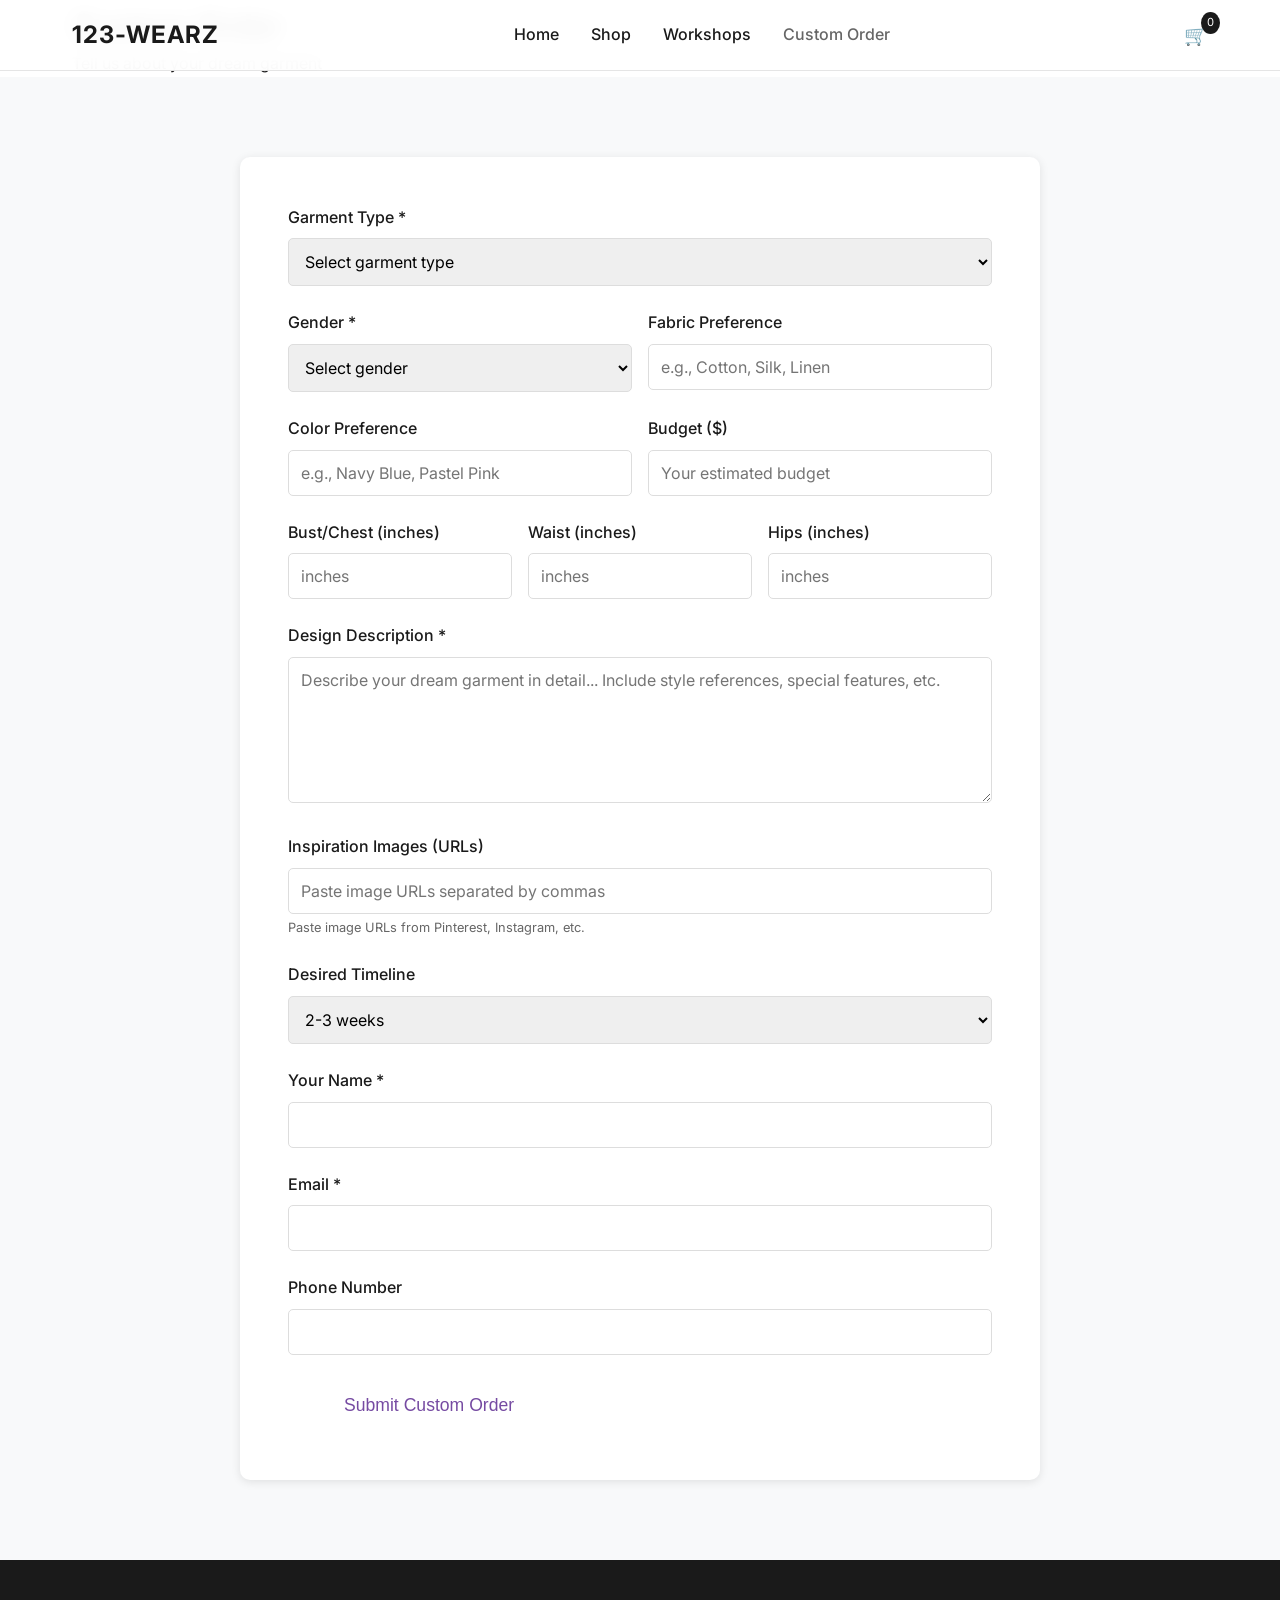
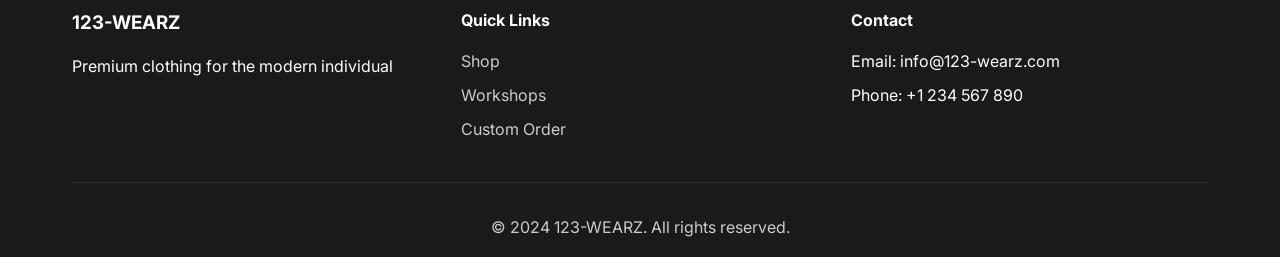
<file: custom-order.html>
<!DOCTYPE html>
<html lang="en">
<head>
    <meta charset="UTF-8">
    <meta name="viewport" content="width=device-width, initial-scale=1.0">
    <title>Custom Order - 123-Wearz</title>
    <link rel="stylesheet" href="css/style.css">
    <link href="https://fonts.googleapis.com/css2?family=Inter:wght@300;400;500;600;700&display=swap" rel="stylesheet">
</head>
<body>
    <nav class="navbar">
        <div class="nav-container">
            <div class="logo">
                <a href="index.html">123-WEARZ</a>
            </div>
            <ul class="nav-menu">
                <li><a href="index.html">Home</a></li>
                <li><a href="shop.html">Shop</a></li>
                <li><a href="workshops.html">Workshops</a></li>
                <li><a href="custom-order.html" class="active">Custom Order</a></li>
            </ul>
            <div class="nav-icons">
                <a href="#" class="cart-icon">🛒<span class="cart-count">0</span></a>
                <a href="#" class="menu-toggle">☰</a>
            </div>
        </div>
    </nav>

    <div class="page-header">
        <div class="container">
            <h1>Custom Order</h1>
            <p>Tell us about your dream garment</p>
        </div>
    </div>

    <div class="custom-order-container">
        <div class="container">
            <div class="custom-order-form">
                <form id="customOrderForm">
                    <div class="form-group">
                        <label for="garmentType">Garment Type *</label>
                        <select id="garmentType" required>
                            <option value="">Select garment type</option>
                            <option value="dress">Dress</option>
                            <option value="shirt">Shirt</option>
                            <option value="pants">Pants</option>
                            <option value="jacket">Jacket</option>
                            <option value="skirt">Skirt</option>
                            <option value="suit">Suit</option>
                            <option value="other">Other</option>
                        </select>
                    </div>

                    <div class="form-row">
                        <div class="form-group">
                            <label for="gender">Gender *</label>
                            <select id="gender" required>
                                <option value="">Select gender</option>
                                <option value="men">Men</option>
                                <option value="women">Women</option>
                                <option value="unisex">Unisex</option>
                            </select>
                        </div>
                        <div class="form-group">
                            <label for="fabric">Fabric Preference</label>
                            <input type="text" id="fabric" placeholder="e.g., Cotton, Silk, Linen">
                        </div>
                    </div>

                    <div class="form-row">
                        <div class="form-group">
                            <label for="color">Color Preference</label>
                            <input type="text" id="color" placeholder="e.g., Navy Blue, Pastel Pink">
                        </div>
                        <div class="form-group">
                            <label for="budget">Budget ($)</label>
                            <input type="number" id="budget" placeholder="Your estimated budget">
                        </div>
                    </div>

                    <div class="form-row">
                        <div class="form-group">
                            <label for="bust">Bust/Chest (inches)</label>
                            <input type="number" step="0.5" id="bust" placeholder="inches">
                        </div>
                        <div class="form-group">
                            <label for="waist">Waist (inches)</label>
                            <input type="number" step="0.5" id="waist" placeholder="inches">
                        </div>
                        <div class="form-group">
                            <label for="hips">Hips (inches)</label>
                            <input type="number" step="0.5" id="hips" placeholder="inches">
                        </div>
                    </div>

                    <div class="form-group">
                        <label for="description">Design Description *</label>
                        <textarea id="description" rows="6" placeholder="Describe your dream garment in detail... Include style references, special features, etc." required></textarea>
                    </div>

                    <div class="form-group">
                        <label for="inspiration">Inspiration Images (URLs)</label>
                        <input type="text" id="inspiration" placeholder="Paste image URLs separated by commas">
                        <small>Paste image URLs from Pinterest, Instagram, etc.</small>
                    </div>

                    <div class="form-group">
                        <label for="timeline">Desired Timeline</label>
                        <select id="timeline">
                            <option value="2-3 weeks">2-3 weeks</option>
                            <option value="1 month">1 month</option>
                            <option value="2 months">2 months</option>
                            <option value="3+ months">3+ months</option>
                        </select>
                    </div>

                    <div class="form-group">
                        <label for="name">Your Name *</label>
                        <input type="text" id="name" required>
                    </div>

                    <div class="form-group">
                        <label for="email">Email *</label>
                        <input type="email" id="email" required>
                    </div>

                    <div class="form-group">
                        <label for="phone">Phone Number</label>
                        <input type="tel" id="phone">
                    </div>

                    <button type="submit" class="btn btn-primary btn-large">Submit Custom Order</button>
                </form>
                <div id="formMessage" class="form-message" style="display: none;"></div>
            </div>
        </div>
    </div>

    <footer class="footer">
        <div class="container">
            <div class="footer-grid">
                <div>
                    <h3>123-WEARZ</h3>
                    <p>Premium clothing for the modern individual</p>
                </div>
                <div>
                    <h4>Quick Links</h4>
                    <ul>
                        <li><a href="shop.html">Shop</a></li>
                        <li><a href="workshops.html">Workshops</a></li>
                        <li><a href="custom-order.html">Custom Order</a></li>
                    </ul>
                </div>
                <div>
                    <h4>Contact</h4>
                    <ul>
                        <li>Email: info@123-wearz.com</li>
                        <li>Phone: +1 234 567 890</li>
                    </ul>
                </div>
            </div>
            <div class="footer-bottom">
                <p>&copy; 2024 123-WEARZ. All rights reserved.</p>
            </div>
        </div>
    </footer>

    <script src="js/main.js"></script>
</body>
</html>
</file>
<file: css/luxury.css>
/* Reset & Base */
* {
    margin: 0;
    padding: 0;
    box-sizing: border-box;
}

html {
    scroll-behavior: smooth;
    scrollbar-width: thin;
}

body {
    font-family: 'Inter', sans-serif;
    background: #0a0a0a;
    color: #ffffff;
    line-height: 1.5;
    overflow-x: hidden;
}

/* Typography */
@font-face {
    font-family: 'Cormorant Garamond';
    src: url('https://fonts.googleapis.com/css2?family=Cormorant+Garamond:wght@300;400;500;600;700&display=swap');
}

h1, h2, h3, h4, .logo-main, .hero-title, .section-title-luxury {
    font-family: 'Cormorant Garamond', serif;
    font-weight: 300;
    letter-spacing: -0.02em;
}

/* Custom Cursor */
@media (min-width: 1024px) {
    body {
        cursor: none;
    }
    
    .custom-cursor {
        width: 40px;
        height: 40px;
        border: 2px solid rgba(255, 255, 255, 0.5);
        border-radius: 50%;
        position: fixed;
        pointer-events: none;
        z-index: 9999;
        transition: all 0.1s ease;
        transform: translate(-50%, -50%);
    }
    
    .custom-cursor.active {
        width: 80px;
        height: 80px;
        border-color: rgba(212, 175, 55, 0.8);
        background: rgba(212, 175, 55, 0.1);
    }
}

/* Premium Navigation */
.nav-premium {
    position: fixed;
    top: 0;
    left: 0;
    right: 0;
    z-index: 1000;
    padding: 2rem 0;
    transition: all 0.4s cubic-bezier(0.165, 0.84, 0.44, 1);
    background: transparent;
}

.nav-premium.scrolled {
    background: rgba(10, 10, 10, 0.95);
    backdrop-filter: blur(20px);
    padding: 1rem 0;
    border-bottom: 1px solid rgba(255, 255, 255, 0.1);
}

.nav-container {
    max-width: 1400px;
    margin: 0 auto;
    padding: 0 2rem;
    display: flex;
    justify-content: space-between;
    align-items: center;
}

.logo-area {
    display: flex;
    align-items: center;
    gap: 0.75rem;
}

.logo-icon {
    font-size: 2rem;
    font-weight: 300;
    color: #d4af37;
    animation: subtleGlow 3s ease-in-out infinite;
}

@keyframes subtleGlow {
    0%, 100% { opacity: 0.7; text-shadow: 0 0 0px rgba(212, 175, 55, 0); }
    50% { opacity: 1; text-shadow: 0 0 10px rgba(212, 175, 55, 0.3); }
}

.logo-text {
    line-height: 1.2;
}

.logo-main {
    font-size: 1.5rem;
    font-weight: 500;
    letter-spacing: 2px;
    display: block;
}

.logo-sub {
    font-size: 0.7rem;
    letter-spacing: 3px;
    color: rgba(255, 255, 255, 0.6);
    font-weight: 300;
}

.nav-links {
    display: flex;
    gap: 3rem;
}

.nav-link {
    color: rgba(255, 255, 255, 0.8);
    text-decoration: none;
    font-size: 0.9rem;
    letter-spacing: 1px;
    font-weight: 400;
    transition: all 0.3s ease;
    position: relative;
}

.nav-link::after {
    content: '';
    position: absolute;
    bottom: -5px;
    left: 0;
    width: 0;
    height: 1px;
    background: #d4af37;
    transition: width 0.3s ease;
}

.nav-link:hover::after,
.nav-link.active::after {
    width: 100%;
}

.nav-link:hover,
.nav-link.active {
    color: #ffffff;
}

.nav-actions {
    display: flex;
    gap: 1.5rem;
    align-items: center;
}

.icon-btn {
    background: transparent;
    border: none;
    color: white;
    cursor: pointer;
    transition: all 0.3s ease;
    position: relative;
    padding: 0.5rem;
}

.icon-btn:hover {
    color: #d4af37;
    transform: scale(1.05);
}

.cart-count {
    position: absolute;
    top: -5px;
    right: -5px;
    background: #d4af37;
    color: #0a0a0a;
    font-size: 0.7rem;
    padding: 2px 5px;
    border-radius: 50%;
    font-weight: 600;
}

.menu-toggle {
    display: none;
    flex-direction: column;
    gap: 6px;
    background: transparent;
    border: none;
    cursor: pointer;
}

.menu-toggle span {
    width: 25px;
    height: 1.5px;
    background: white;
    transition: all 0.3s ease;
}

/* Hero Section */
.hero-luxury {
    height: 100vh;
    position: relative;
    overflow: hidden;
}

.hero-background {
    position: absolute;
    top: 0;
    left: 0;
    right: 0;
    bottom: 0;
}

.hero-video {
    width: 100%;
    height: 100%;
    object-fit: cover;
}

.hero-overlay {
    position: absolute;
    top: 0;
    left: 0;
    right: 0;
    bottom: 0;
    background: linear-gradient(135deg, rgba(0,0,0,0.7) 0%, rgba(0,0,0,0.3) 100%);
}

.hero-content {
    position: relative;
    z-index: 2;
    height: 100%;
    display: flex;
    flex-direction: column;
    justify-content: center;
    align-items: center;
    text-align: center;
    padding: 0 2rem;
}

.hero-badge {
    font-size: 0.8rem;
    letter-spacing: 4px;
    color: #d4af37;
    margin-bottom: 2rem;
    animation: fadeInUp 1s ease;
}

.hero-title {
    font-size: 5rem;
    font-weight: 300;
    line-height: 1.2;
    margin-bottom: 2rem;
    animation: fadeInUp 1s ease 0.2s;
    animation-fill-mode: forwards;
    opacity: 0;
}

.title-line {
    display: block;
}

.hero-divider {
    width: 60px;
    height: 1px;
    background: #d4af37;
    margin: 2rem auto;
    animation: fadeInUp 1s ease 0.4s;
    animation-fill-mode: forwards;
    opacity: 0;
}

.hero-description {
    font-size: 1rem;
    color: rgba(255, 255, 255, 0.8);
    margin-bottom: 3rem;
    line-height: 1.8;
    animation: fadeInUp 1s ease 0.6s;
    animation-fill-mode: forwards;
    opacity: 0;
}

.hero-buttons {
    display: flex;
    gap: 2rem;
    animation: fadeInUp 1s ease 0.8s;
    animation-fill-mode: forwards;
    opacity: 0;
}

.btn-primary-luxury {
    display: inline-flex;
    align-items: center;
    gap: 0.75rem;
    padding: 1rem 2rem;
    background: #d4af37;
    color: #0a0a0a;
    text-decoration: none;
    font-weight: 500;
    letter-spacing: 1px;
    transition: all 0.3s ease;
    border: none;
    cursor: pointer;
}

.btn-primary-luxury:hover {
    background: #ffffff;
    transform: translateY(-2px);
    box-shadow: 0 10px 30px rgba(212, 175, 55, 0.3);
}

.btn-secondary-luxury {
    color: white;
    text-decoration: none;
    display: inline-flex;
    align-items: center;
    gap: 0.5rem;
    border-bottom: 1px solid rgba(255, 255, 255, 0.3);
    padding-bottom: 0.25rem;
    transition: all 0.3s ease;
}

.btn-secondary-luxury:hover {
    border-bottom-color: #d4af37;
    gap: 1rem;
}

.hero-scroll {
    position: absolute;
    bottom: 2rem;
    left: 50%;
    transform: translateX(-50%);
    display: flex;
    flex-direction: column;
    align-items: center;
    gap: 0.5rem;
    color: rgba(255, 255, 255, 0.6);
    font-size: 0.7rem;
    letter-spacing: 2px;
    z-index: 2;
}

.scroll-line {
    width: 1px;
    height: 40px;
    background: rgba(255, 255, 255, 0.3);
    animation: scrollMove 2s ease-in-out infinite;
}

@keyframes scrollMove {
    0%, 100% { transform: scaleY(1); opacity: 0.3; }
    50% { transform: scaleY(1.5); opacity: 1; }
}

/* Philosophy Section */
.philosophy {
    padding: 8rem 0;
    background: #0a0a0a;
}

.container {
    max-width: 1400px;
    margin: 0 auto;
    padding: 0 2rem;
}

.philosophy-grid {
    display: grid;
    grid-template-columns: 1fr 1fr;
    gap: 4rem;
    align-items: center;
}

.section-label {
    font-size: 0.7rem;
    letter-spacing: 4px;
    color: #d4af37;
    margin-bottom: 1rem;
}

.section-title-luxury {
    font-size: 3rem;
    font-weight: 300;
    line-height: 1.2;
    margin-bottom: 2rem;
}

.philosophy-description {
    color: rgba(255, 255, 255, 0.7);
    line-height: 1.8;
    margin-bottom: 2rem;
}

.philosophy-description p {
    margin-bottom: 1rem;
}

.philosophy-stats {
    display: flex;
    gap: 3rem;
    margin-top: 3rem;
}

.stat-number {
    font-size: 2rem;
    font-weight: 500;
    color: #d4af37;
    margin-bottom: 0.5rem;
}

.stat-label {
    font-size: 0.8rem;
    color: rgba(255, 255, 255, 0.6);
    letter-spacing: 1px;
}

.philosophy-image {
    position: relative;
}

.image-frame {
    position: relative;
    overflow: hidden;
    border-radius: 2px;
}

.image-frame img {
    width: 100%;
    height: auto;
    display: block;
    transition: transform 1.5s ease;
}

.image-frame:hover img {
    transform: scale(1.05);
}

.image-overlay {
    position: absolute;
    top: 0;
    left: 0;
    right: 0;
    bottom: 0;
    background: linear-gradient(45deg, rgba(212, 175, 55, 0.1), transparent);
}

/* Collections Section */
.collections {
    padding: 8rem 0;
    background: #050505;
}

.collection-grid {
    display: grid;
    grid-template-columns: repeat(3, 1fr);
    gap: 2rem;
    margin-top: 3rem;
}

.collection-card {
    position: relative;
    overflow: hidden;
    cursor: pointer;
}

.collection-image {
    position: relative;
    overflow: hidden;
    aspect-ratio: 3/4;
}

.collection-image img {
    width: 100%;
    height: 100%;
    object-fit: cover;
    transition: transform 1.2s cubic-bezier(0.165, 0.84, 0.44, 1);
}

.collection-card:hover img {
    transform: scale(1.05);
}

.collection-overlay {
    position: absolute;
    top: 0;
    left: 0;
    right: 0;
    bottom: 0;
    background: linear-gradient(to top, rgba(0,0,0,0.8), transparent);
    display: flex;
    align-items: flex-end;
    padding: 2rem;
    opacity: 0;
    transition: opacity 0.4s ease;
}

.collection-card:hover .collection-overlay {
    opacity: 1;
}

.collection-content h3 {
    font-size: 1.8rem;
    font-weight: 300;
    margin-bottom: 0.5rem;
}

.collection-content p {
    font-size: 0.8rem;
    color: rgba(255, 255, 255, 0.8);
    margin-bottom: 1rem;
}

.collection-link {
    color: #d4af37;
    font-size: 0.8rem;
    letter-spacing: 1px;
}

/* Craftsmanship Section */
.craftsmanship {
    padding: 8rem 0;
    background: #0a0a0a;
}

.craftsmanship-grid {
    display: grid;
    grid-template-columns: 1fr 1fr;
    gap: 4rem;
    align-items: center;
}

.craftsmanship-images {
    position: relative;
}

.craft-image-main {
    width: 100%;
    margin-bottom: 1rem;
}

.craft-image-main img {
    width: 100%;
    height: auto;
}

.craft-image-detail {
    position: absolute;
    bottom: -2rem;
    right: -2rem;
    width: 40%;
    border: 2px solid #d4af37;
}

.craft-image-detail img {
    width: 100%;
    height: auto;
    display: block;
}

.craft-features {
    margin-top: 2rem;
}

.craft-feature {
    display: flex;
    gap: 1rem;
    margin-bottom: 2rem;
}

.feature-icon {
    font-size: 1.5rem;
    color: #d4af37;
}

.feature-text h4 {
    font-size: 1rem;
    margin-bottom: 0.5rem;
    font-weight: 500;
}

.feature-text p {
    font-size: 0.85rem;
    color: rgba(255, 255, 255, 0.6);
    line-height: 1.6;
}

/* Process Section */
.process {
    padding: 8rem 0;
    background: #050505;
}

.process-steps {
    display: grid;
    grid-template-columns: repeat(3, 1fr);
    gap: 3rem;
    margin-top: 4rem;
}

.step {
    text-align: center;
}

.step-number {
    font-size: 1rem;
    color: #d4af37;
    margin-bottom: 1rem;
    font-weight: 500;
}

.step-content h3 {
    font-size: 1.2rem;
    margin-bottom: 0.5rem;
    font-weight: 500;
}

.step-content p {
    font-size: 0.85rem;
    color: rgba(255, 255, 255, 0.6);
    line-height: 1.6;
}

/* Featured Products */
.featured {
    padding: 8rem 0;
    background: #0a0a0a;
}

.featured-grid {
    display: grid;
    grid-template-columns: repeat(3, 1fr);
    gap: 2rem;
    margin-top: 3rem;
}

.product-card-luxury {
    background: rgba(255, 255, 255, 0.03);
    backdrop-filter: blur(10px);
    border-radius: 2px;
    overflow: hidden;
    transition: all 0.4s ease;
}

.product-card-luxury:hover {
    transform: translateY(-5px);
    background: rgba(255, 255, 255, 0.05);
}

.product-image-luxury {
    width: 100%;
    aspect-ratio: 3/4;
    object-fit: cover;
}

.product-info-luxury {
    padding: 1.5rem;
}

.product-name-luxury {
    font-size: 1rem;
    margin-bottom: 0.5rem;
    font-weight: 400;
}

.product-price-luxury {
    font-size: 0.9rem;
    color: #d4af37;
    margin-bottom: 1rem;
}

/* Testimonials */
.testimonials {
    padding: 8rem 0;
    background: #050505;
}

.testimonials-slider {
    max-width: 800px;
    margin: 0 auto;
    text-align: center;
}

.testimonial-quote {
    font-size: 5rem;
    color: #d4af37;
    font-family: 'Cormorant Garamond', serif;
    line-height: 1;
    margin-bottom: 1rem;
}

.testimonial-text {
    font-size: 1.2rem;
    line-height: 1.8;
    margin-bottom: 2rem;
    color: rgba(255, 255, 255, 0.9);
}

.author-name {
    font-size: 0.9rem;
    font-weight: 500;
    margin-bottom: 0.25rem;
}

.author-title {
    font-size: 0.7rem;
    color: rgba(255, 255, 255, 0.6);
    letter-spacing: 1px;
}

/* Atelier Section */
.atelier {
    padding: 8rem 0;
    background: linear-gradient(135deg, #0a0a0a 0%, #1a1a1a 100%);
    text-align: center;
}

.atelier-content {
    max-width: 600px;
    margin: 0 auto;
}

.atelier-content p {
    color: rgba(255, 255, 255, 0.7);
    margin: 2rem 0;
    line-height: 1.8;
}

/* Footer */
.footer-luxury {
    background: #030303;
    padding: 4rem 0 2rem;
    border-top: 1px solid rgba(255, 255, 255, 0.05);
}

.footer-grid {
    display: grid;
    grid-template-columns: 1fr 2fr;
    gap: 4rem;
    margin-bottom: 4rem;
}

.footer-brand h3 {
    font-size: 1.5rem;
    margin: 1rem 0 0.5rem;
    font-weight: 300;
}

.footer-brand p {
    font-size: 0.8rem;
    color: rgba(255, 255, 255, 0.6);
}

.footer-links {
    display: grid;
    grid-template-columns: repeat(4, 1fr);
    gap: 2rem;
}

.footer-column h4 {
    font-size: 0.8rem;
    margin-bottom: 1rem;
    letter-spacing: 1px;
}

.footer-column ul {
    list-style: none;
}

.footer-column ul li {
    margin-bottom: 0.5rem;
}

.footer-column ul li a {
    color: rgba(255, 255, 255, 0.5);
    text-decoration: none;
    font-size: 0.8rem;
    transition: color 0.3s ease;
}

.footer-column ul li a:hover {
    color: #d4af37;
}

.footer-bottom {
    padding-top: 2rem;
    border-top: 1px solid rgba(255, 255, 255, 0.05);
}

.footer-newsletter {
    margin-bottom: 2rem;
}

.footer-newsletter p {
    font-size: 0.8rem;
    color: rgba(255, 255, 255, 0.6);
    margin-bottom: 1rem;
}

.footer-newsletter form {
    display: flex;
    gap: 1rem;
    max-width: 400px;
}

.footer-newsletter input {
    flex: 1;
    background: rgba(255, 255, 255, 0.05);
    border: 1px solid rgba(255, 255, 255, 0.1);
    padding: 0.75rem;
    color: white;
    font-family: 'Inter', sans-serif;
}

.footer-newsletter input:focus {
    outline: none;
    border-color: #d4af37;
}

.footer-newsletter button {
    background: #d4af37;
    border: none;
    padding: 0.75rem 1.5rem;
    color: #0a0a0a;
    cursor: pointer;
    font-weight: 500;
    transition: all 0.3s ease;
}

.footer-newsletter button:hover {
    background: white;
}

.footer-copyright {
    text-align: center;
    font-size: 0.7rem;
    color: rgba(255, 255, 255, 0.4);
}

/* Animations */
@keyframes fadeInUp {
    from {
        opacity: 0;
        transform: translateY(30px);
    }
    to {
        opacity: 1;
        transform: translateY(0);
    }
}

/* Responsive */
@media (max-width: 1024px) {
    .nav-links {
        display: none;
        position: absolute;
        top: 100%;
        left: 0;
        right: 0;
        background: rgba(10, 10, 10, 0.98);
        backdrop-filter: blur(20px);
        flex-direction: column;
        padding: 2rem;
        text-align: center;
        gap: 1.5rem;
    }
    
    .nav-links.active {
        display: flex;
    }
    
    .menu-toggle {
        display: flex;
    }
    
    .hero-title {
        font-size: 3rem;
    }
    
    .philosophy-grid,
    .craftsmanship-grid {
        grid-template-columns: 1fr;
        gap: 3rem;
    }
    
    .collection-grid {
        grid-template-columns: 1fr;
    }
    
    .process-steps {
        grid-template-columns: 1fr;
        gap: 2rem;
    }
    
    .featured-grid {
        grid-template-columns: 1fr;
    }
    
    .footer-grid {
        grid-template-columns: 1fr;
        gap: 2rem;
    }
    
    .footer-links {
        grid-template-columns: repeat(2, 1fr);
    }
}

@media (max-width: 768px) {
    .hero-title {
        font-size: 2.5rem;
    }
    
    .hero-buttons {
        flex-direction: column;
    }
    
    .section-title-luxury {
        font-size: 2rem;
    }
    
    .philosophy-stats {
        flex-direction: column;
        gap: 1rem;
    }
    
    .footer-links {
        grid-template-columns: 1fr;
    }
    
    .footer-newsletter form {
        flex-direction: column;
    }
}

/* Smooth Scroll */
::-webkit-scrollbar {
    width: 8px;
}

::-webkit-scrollbar-track {
    background: #0a0a0a;
}

::-webkit-scrollbar-thumb {
    background: #d4af37;
}

::-webkit-scrollbar-thumb:hover {
    background: #ffffff;
}
</file>
<file: css/style.css>
* {
    margin: 0;
    padding: 0;
    box-sizing: border-box;
}

body {
    font-family: 'Inter', sans-serif;
    line-height: 1.6;
    color: #1a1a1a;
    background: #ffffff;
}

/* Navigation */
.navbar {
    position: fixed;
    top: 0;
    width: 100%;
    background: rgba(255, 255, 255, 0.95);
    backdrop-filter: blur(10px);
    z-index: 1000;
    border-bottom: 1px solid rgba(0, 0, 0, 0.1);
}

.nav-container {
    max-width: 1200px;
    margin: 0 auto;
    padding: 1rem 2rem;
    display: flex;
    justify-content: space-between;
    align-items: center;
}

.logo a {
    font-size: 1.5rem;
    font-weight: 700;
    text-decoration: none;
    color: #1a1a1a;
    letter-spacing: 1px;
}

.nav-menu {
    display: flex;
    list-style: none;
    gap: 2rem;
}

.nav-menu a {
    text-decoration: none;
    color: #1a1a1a;
    font-weight: 500;
    transition: color 0.3s;
}

.nav-menu a:hover,
.nav-menu a.active {
    color: #666;
}

.nav-icons {
    display: flex;
    gap: 1rem;
    align-items: center;
}

.cart-icon {
    position: relative;
    text-decoration: none;
    font-size: 1.2rem;
    color: #1a1a1a;
}

.cart-count {
    position: absolute;
    top: -8px;
    right: -12px;
    background: #1a1a1a;
    color: white;
    font-size: 0.7rem;
    padding: 2px 6px;
    border-radius: 50%;
}

.menu-toggle {
    display: none;
    font-size: 1.5rem;
    text-decoration: none;
    color: #1a1a1a;
}

/* Hero Section */
.hero {
    height: 100vh;
    background: linear-gradient(135deg, #667eea 0%, #764ba2 100%);
    display: flex;
    align-items: center;
    justify-content: center;
    text-align: center;
    color: white;
    margin-top: 0;
}

.hero-content {
    max-width: 800px;
    padding: 2rem;
}

.hero-title {
    font-size: 3.5rem;
    margin-bottom: 1rem;
    animation: fadeInUp 1s ease;
}

.hero-subtitle {
    font-size: 1.2rem;
    margin-bottom: 2rem;
    animation: fadeInUp 1s ease 0.2s;
    opacity: 0;
    animation-fill-mode: forwards;
}

.hero-buttons {
    animation: fadeInUp 1s ease 0.4s;
    opacity: 0;
    animation-fill-mode: forwards;
}

/* Buttons */
.btn {
    display: inline-block;
    padding: 0.8rem 2rem;
    text-decoration: none;
    border-radius: 5px;
    transition: all 0.3s;
    margin: 0 0.5rem;
    cursor: pointer;
    border: none;
    font-size: 1rem;
}

.btn-primary {
    background: white;
    color: #764ba2;
}

.btn-primary:hover {
    transform: translateY(-2px);
    box-shadow: 0 5px 15px rgba(0, 0, 0, 0.2);
}

.btn-secondary {
    background: transparent;
    color: white;
    border: 2px solid white;
}

.btn-secondary:hover {
    background: white;
    color: #764ba2;
}

.btn-light {
    background: white;
    color: #1a1a1a;
}

.btn-large {
    padding: 1rem 3rem;
    font-size: 1.1rem;
}

/* Sections */
.container {
    max-width: 1200px;
    margin: 0 auto;
    padding: 0 2rem;
}

.section-title {
    text-align: center;
    font-size: 2.5rem;
    margin-bottom: 3rem;
}

.categories {
    padding: 5rem 0;
}

.category-grid {
    display: grid;
    grid-template-columns: repeat(2, 1fr);
    gap: 2rem;
}

.category-card {
    position: relative;
    overflow: hidden;
    border-radius: 10px;
    cursor: pointer;
}

.category-card img {
    width: 100%;
    height: 500px;
    object-fit: cover;
    transition: transform 0.5s;
}

.category-card:hover img {
    transform: scale(1.05);
}

.category-overlay {
    position: absolute;
    bottom: 0;
    left: 0;
    right: 0;
    background: linear-gradient(transparent, rgba(0, 0, 0, 0.7));
    padding: 2rem;
    color: white;
    text-align: center;
}

.category-overlay h3 {
    margin-bottom: 1rem;
    font-size: 1.5rem;
}

/* Products Grid */
.featured-products,
.shop-container {
    padding: 5rem 0;
    background: #f8f9fa;
}

.products-grid {
    display: grid;
    grid-template-columns: repeat(auto-fill, minmax(280px, 1fr));
    gap: 2rem;
}

.product-card {
    background: white;
    border-radius: 10px;
    overflow: hidden;
    box-shadow: 0 2px 10px rgba(0, 0, 0, 0.1);
    transition: transform 0.3s;
}

.product-card:hover {
    transform: translateY(-5px);
    box-shadow: 0 5px 20px rgba(0, 0, 0, 0.15);
}

.product-image {
    width: 100%;
    height: 300px;
    object-fit: cover;
}

.product-info {
    padding: 1.5rem;
}

.product-name {
    font-size: 1.1rem;
    margin-bottom: 0.5rem;
    font-weight: 600;
}

.product-price {
    color: #764ba2;
    font-size: 1.2rem;
    font-weight: 600;
    margin-bottom: 1rem;
}

.product-actions {
    display: flex;
    gap: 1rem;
}

.btn-add-to-cart {
    flex: 1;
    padding: 0.5rem;
    background: #1a1a1a;
    color: white;
    border: none;
    border-radius: 5px;
    cursor: pointer;
    transition: background 0.3s;
}

.btn-add-to-cart:hover {
    background: #333;
}

/* Shop Layout */
.shop-layout {
    display: grid;
    grid-template-columns: 280px 1fr;
    gap: 2rem;
}

.filters-sidebar {
    background: white;
    padding: 1.5rem;
    border-radius: 10px;
    height: fit-content;
    position: sticky;
    top: 80px;
}

.filter-section {
    margin-bottom: 1.5rem;
}

.filter-section h4 {
    margin-bottom: 0.5rem;
}

.filter-section label {
    display: block;
    margin-bottom: 0.5rem;
}

.filter-section select {
    width: 100%;
    padding: 0.5rem;
    border: 1px solid #ddd;
    border-radius: 5px;
}

#priceRange {
    width: 100%;
    margin: 0.5rem 0;
}

.price-values {
    display: flex;
    justify-content: space-between;
    font-size: 0.9rem;
    color: #666;
}

#clearFilters {
    width: 100%;
    margin-top: 1rem;
}

.products-header {
    display: flex;
    justify-content: space-between;
    align-items: center;
    margin-bottom: 2rem;
}

/* Workshop Preview */
.workshop-preview {
    padding: 5rem 0;
}

.workshop-grid {
    display: grid;
    grid-template-columns: repeat(auto-fill, minmax(350px, 1fr));
    gap: 2rem;
    margin-bottom: 2rem;
}

.workshop-card {
    background: white;
    border-radius: 10px;
    overflow: hidden;
    box-shadow: 0 2px 10px rgba(0, 0, 0, 0.1);
}

.workshop-image {
    width: 100%;
    height: 200px;
    object-fit: cover;
}

.workshop-content {
    padding: 1.5rem;
}

.workshop-title {
    font-size: 1.2rem;
    margin-bottom: 0.5rem;
}

.workshop-date {
    color: #764ba2;
    margin-bottom: 1rem;
    font-size: 0.9rem;
}

.workshop-description {
    color: #666;
    margin-bottom: 1rem;
}

/* Custom Order Form */
.custom-order-container {
    padding: 5rem 0;
    background: #f8f9fa;
}

.custom-order-form {
    max-width: 800px;
    margin: 0 auto;
    background: white;
    padding: 3rem;
    border-radius: 10px;
    box-shadow: 0 2px 10px rgba(0, 0, 0, 0.1);
}

.form-group {
    margin-bottom: 1.5rem;
}

.form-group label {
    display: block;
    margin-bottom: 0.5rem;
    font-weight: 500;
}

.form-group input,
.form-group select,
.form-group textarea {
    width: 100%;
    padding: 0.75rem;
    border: 1px solid #ddd;
    border-radius: 5px;
    font-family: inherit;
    font-size: 1rem;
}

.form-group input:focus,
.form-group select:focus,
.form-group textarea:focus {
    outline: none;
    border-color: #764ba2;
}

.form-row {
    display: grid;
    grid-template-columns: repeat(auto-fit, minmax(200px, 1fr));
    gap: 1rem;
}

.form-message {
    margin-top: 1rem;
    padding: 1rem;
    border-radius: 5px;
    text-align: center;
}

.form-message.success {
    background: #d4edda;
    color: #155724;
    border: 1px solid #c3e6cb;
}

.form-message.error {
    background: #f8d7da;
    color: #721c24;
    border: 1px solid #f5c6cb;
}

small {
    display: block;
    margin-top: 0.25rem;
    color: #666;
    font-size: 0.8rem;
}

/* Newsletter */
.newsletter {
    background: linear-gradient(135deg, #667eea 0%, #764ba2 100%);
    color: white;
    padding: 4rem 0;
    text-align: center;
}

.newsletter h2 {
    font-size: 2rem;
    margin-bottom: 1rem;
}

.newsletter p {
    margin-bottom: 2rem;
}

.newsletter-form {
    display: flex;
    justify-content: center;
    gap: 1rem;
    max-width: 500px;
    margin: 0 auto;
}

.newsletter-form input {
    flex: 1;
    padding: 0.8rem;
    border: none;
    border-radius: 5px;
    font-size: 1rem;
}

/* Footer */
.footer {
    background: #1a1a1a;
    color: white;
    padding: 3rem 0 1rem;
}

.footer-grid {
    display: grid;
    grid-template-columns: repeat(auto-fit, minmax(250px, 1fr));
    gap: 2rem;
    margin-bottom: 2rem;
}

.footer h3,
.footer h4 {
    margin-bottom: 1rem;
}

.footer ul {
    list-style: none;
}

.footer ul li {
    margin-bottom: 0.5rem;
}

.footer a {
    color: #ccc;
    text-decoration: none;
}

.footer a:hover {
    color: white;
}

.social-links {
    display: flex;
    gap: 1rem;
}

.footer-bottom {
    text-align: center;
    padding-top: 2rem;
    border-top: 1px solid #333;
    color: #ccc;
}

/* Loading Spinner */
.loading-spinner {
    width: 40px;
    height: 40px;
    border: 3px solid #f3f3f3;
    border-top: 3px solid #764ba2;
    border-radius: 50%;
    animation: spin 1s linear infinite;
    margin: 2rem auto;
}

@keyframes spin {
    0% { transform: rotate(0deg); }
    100% { transform: rotate(360deg); }
}

/* Animations */
@keyframes fadeInUp {
    from {
        opacity: 0;
        transform: translateY(30px);
    }
    to {
        opacity: 1;
        transform: translateY(0);
    }
}

/* Responsive Design */
@media (max-width: 768px) {
    .nav-menu {
        display: none;
        position: absolute;
        top: 100%;
        left: 0;
        right: 0;
        background: white;
        flex-direction: column;
        padding: 1rem;
        text-align: center;
        border-bottom: 1px solid #eee;
    }
    
    .nav-menu.active {
        display: flex;
    }
    
    .menu-toggle {
        display: block;
    }
    
    .hero-title {
        font-size: 2rem;
    }
    
    .category-grid {
        grid-template-columns: 1fr;
    }
    
    .shop-layout {
        grid-template-columns: 1fr;
    }
    
    .filters-sidebar {
        position: static;
        margin-bottom: 2rem;
    }
    
    .newsletter-form {
        flex-direction: column;
        padding: 0 1rem;
    }
    
    .form-row {
        grid-template-columns: 1fr;
    }
    
    .custom-order-form {
        padding: 1.5rem;
    }
}

.text-center {
    text-align: center;
}
</file>
